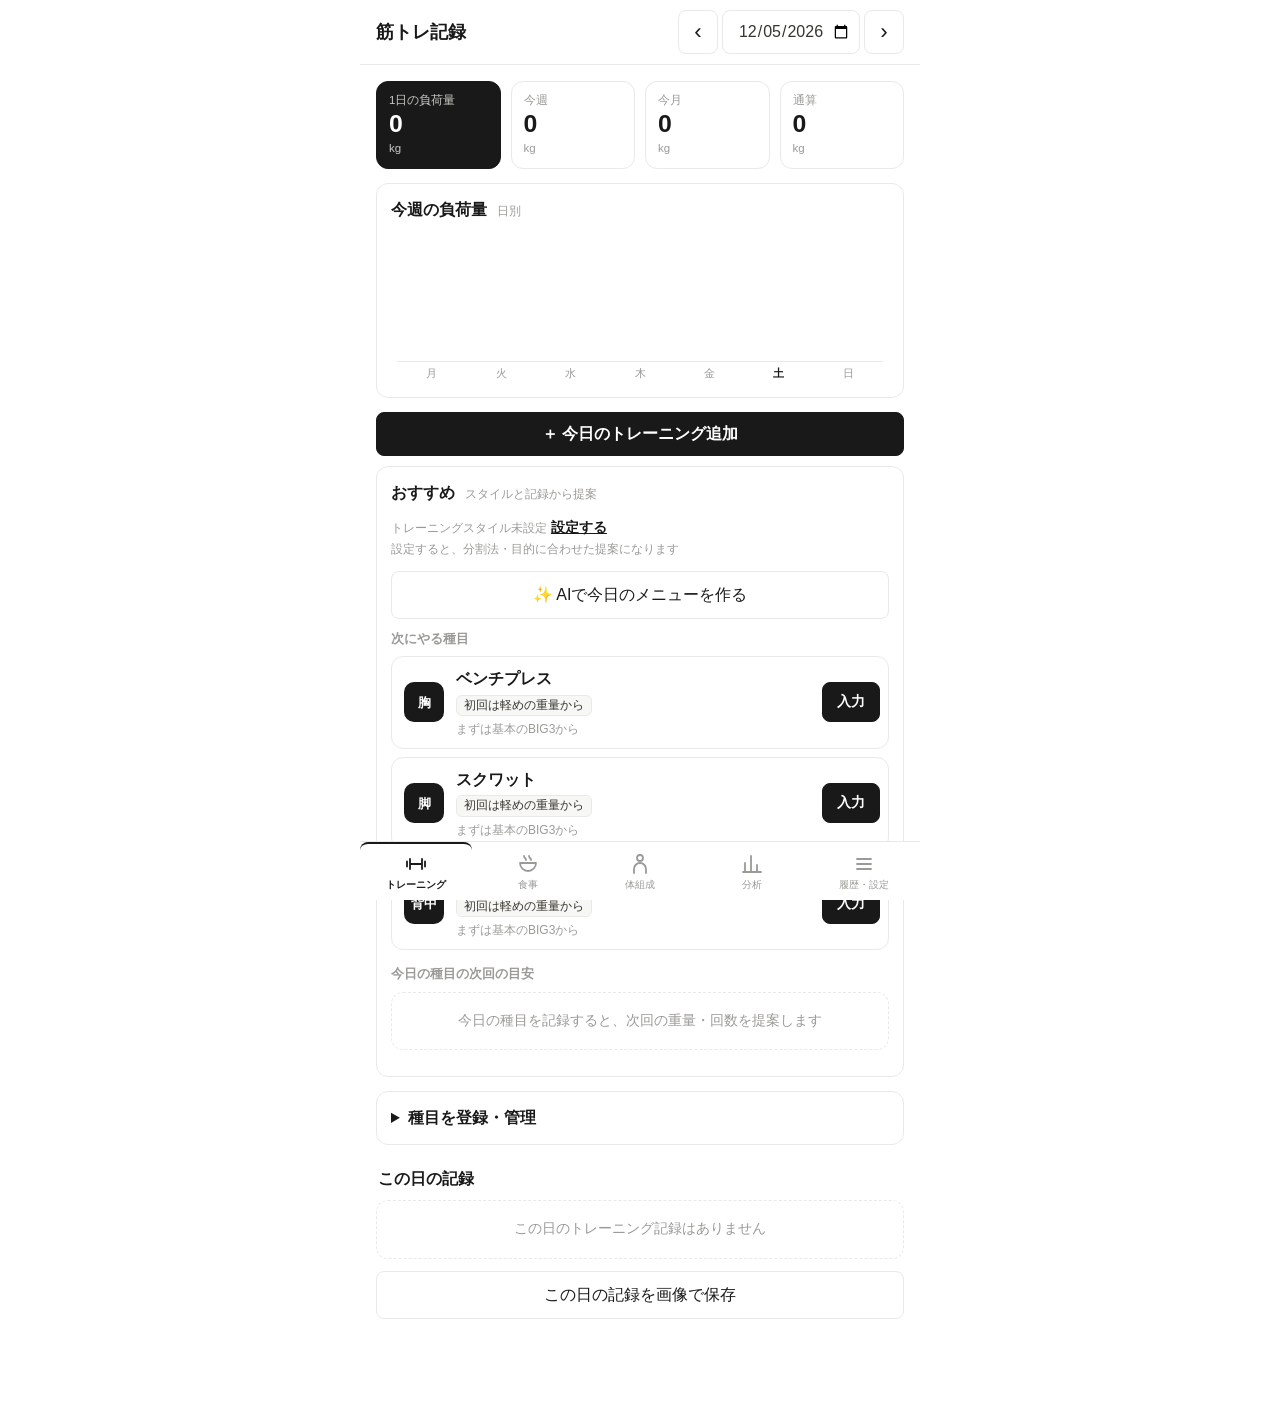
<file: index.html>
<!doctype html>
<html lang="ja">
<head>
  <meta charset="utf-8">
  <meta name="viewport" content="width=device-width, initial-scale=1, viewport-fit=cover">
  <meta name="theme-color" content="#ffffff">
  <meta name="mobile-web-app-capable" content="yes">
  <meta name="apple-mobile-web-app-capable" content="yes">
  <meta name="apple-mobile-web-app-title" content="筋トレ">
  <meta name="apple-mobile-web-app-status-bar-style" content="default">
  <link rel="manifest" href="manifest.webmanifest">
  <link rel="icon" href="icons/icon-192.png" type="image/png">
  <link rel="apple-touch-icon" href="icons/apple-touch-icon.png">
  <title>筋トレ記録</title>
  <link rel="stylesheet" href="css/style.css">
</head>
<body>
  <header>
    <h1>筋トレ記録</h1>
    <div class="datenav">
      <button type="button" id="prev-day" aria-label="前の日">‹</button>
      <input type="date" id="date">
      <button type="button" id="next-day" aria-label="次の日">›</button>
    </div>
  </header>

  <main>
    <!-- トレーニング -->
    <section id="tab-workout">
      <div class="cards" id="volume-cards"></div>

      <div class="panel">
        <h3>今週の負荷量 <small>日別</small></h3>
        <canvas id="week-chart" class="chart short"></canvas>
      </div>

      <button type="button" id="add-training" class="primary block">＋ 今日のトレーニング追加</button>

      <div class="panel" id="workout-panel" hidden>
        <h3>種目を追加 <small id="w-title"></small></h3>
        <form id="workout-form" class="grid2">
          <label class="f">部位<select id="w-part"></select></label>
          <label class="f">種目<input id="w-exercise" list="exercise-list" placeholder="例: ベンチプレス" required></label>
          <datalist id="exercise-list"></datalist>
          <label class="f">重量 (kg)<input id="w-weight" type="number" inputmode="decimal" step="0.5" min="0" required></label>
          <label class="f">回数<input id="w-reps" type="number" inputmode="numeric" min="1" required></label>
          <label class="f">セット数<input id="w-sets" type="number" inputmode="numeric" min="1" value="1" required></label>
          <div class="f preview" id="rm-preview">推定1RM —</div>
          <button type="submit" class="full">追加する</button>
        </form>
      </div>

      <div class="panel">
        <h3>おすすめ <small>スタイルと記録から提案</small></h3>
        <p id="rec-plan" class="plan"></p>
        <button type="button" id="ai-rec" class="secondary block">✨ AIで今日のメニューを作る</button>
        <div id="ai-rec-out"></div>
        <h4>次にやる種目</h4>
        <ul id="rec-next" class="list"></ul>
        <h4>今日の種目の次回の目安</h4>
        <ul id="rec-target" class="list"></ul>
      </div>

      <details class="panel manage">
        <summary>種目を登録・管理</summary>
        <form id="ex-form" class="grid2">
          <label class="f">部位<select id="ex-part"></select></label>
          <label class="f">新しい種目名<input id="ex-name" placeholder="例: チェストプレス" required></label>
          <button type="submit" class="full">種目リストに登録</button>
        </form>
        <p class="hint">登録した種目は上の「種目」欄の候補に出ます。記録した種目も自動で候補に加わります。</p>
        <ul id="ex-list" class="list"></ul>
      </details>

      <h3 class="sec">この日の記録</h3>
      <ul id="workout-list" class="list"></ul>
      <p id="workout-summary" class="summary"></p>
      <button id="save-image" class="secondary block">この日の記録を画像で保存</button>
    </section>

    <!-- 食事 -->
    <section id="tab-meal" hidden>
      <div class="panel meal-top">
        <canvas id="meal-ring" class="ring"></canvas>
        <div id="macro-list" class="macros"></div>
      </div>

      <div class="panel">
        <h3>写真から自動計算 <small>AI</small></h3>
        <label class="file block">📷 食事を撮影 / 写真を選択<input type="file" id="ai-photo" accept="image/*" capture="environment" hidden></label>
        <div class="grid2">
          <label class="f">大きさの基準物
            <select id="ai-ref">
              <option value="">自動(皿・箸などから推定)</option>
              <option value="直径約26cmの標準的な夕食皿">夕食皿 (約26cm)</option>
              <option value="箸(長さ約23cm)">箸 (約23cm)</option>
              <option value="350ml缶(直径6.6cm・高さ12.2cm)">350ml缶</option>
              <option value="500mlペットボトル(高さ約20.5cm)">500mlペットボトル</option>
              <option value="クレジットカード(8.56×5.40cm)">カード (8.6×5.4cm)</option>
            </select>
          </label>
          <label class="f">補足 <input id="ai-note" placeholder="例: ご飯は大盛り"></label>
        </div>
        <label class="check"><input type="checkbox" id="ai-precise"> 高精度モード(2回解析して平均。利用枠を2倍使います)</label>
        <p class="hint">基準物を一緒に写すと量の誤差が小さくなります。真上〜斜め45°から、全体が入るように撮影してください。</p>
        <div id="ai-result"></div>
      </div>

      <div class="panel">
        <h3>サプリ <small>タップで選択日の分を記録</small></h3>
        <div id="supp-chips" class="chipbtns"></div>
        <p id="supp-month" class="hint"></p>
      </div>

      <div class="panel">
        <h3>食事を追加</h3>
        <div id="recent-meals" class="recent" hidden></div>
        <form id="meal-form" class="grid2">
          <label class="f">区分
            <select id="m-type"><option>朝食</option><option>昼食</option><option>夕食</option><option>間食</option><option>プロテイン</option><option>サプリ</option></select>
          </label>
          <label class="f">食品<input id="m-name" list="food-list" placeholder="選ぶと自動入力" required></label>
          <datalist id="food-list"></datalist>
          <label class="f full" id="dose-field" hidden>用量(任意)<input id="m-dose" maxlength="30" placeholder="例: 5g / 15mg / 1粒"></label>
          <label class="f">kcal<input id="m-kcal" type="number" inputmode="decimal" min="0" required></label>
          <label class="f">P (g)<input id="m-p" type="number" inputmode="decimal" step="0.1" min="0" value="0"></label>
          <label class="f">F (g)<input id="m-f" type="number" inputmode="decimal" step="0.1" min="0" value="0"></label>
          <label class="f">C (g)<input id="m-c" type="number" inputmode="decimal" step="0.1" min="0" value="0"></label>
          <button type="submit" class="full">追加する</button>
        </form>
      </div>

      <details class="panel manage" id="custom-panel">
        <summary>食品・サプリ・区分を登録</summary>
        <h4>よく食べる食品・飲むサプリを登録</h4>
        <form id="cf-form" class="grid2">
          <label class="f">種類<select id="cf-kind"><option value="food">食品</option><option value="supp">サプリ</option></select></label>
          <label class="f">名前<input id="cf-name" maxlength="40" placeholder="例: 自家製プロテインバー" required></label>
          <label class="f full" id="cf-dose-field" hidden>用量(任意)<input id="cf-dose" maxlength="30" placeholder="例: 5g / 1粒"></label>
          <label class="f">kcal<input id="cf-kcal" type="number" inputmode="decimal" min="0" value="0"></label>
          <label class="f">P (g)<input id="cf-p" type="number" inputmode="decimal" step="0.1" min="0" value="0"></label>
          <label class="f">F (g)<input id="cf-f" type="number" inputmode="decimal" step="0.1" min="0" value="0"></label>
          <label class="f">C (g)<input id="cf-c" type="number" inputmode="decimal" step="0.1" min="0" value="0"></label>
          <button type="submit" class="full">登録する</button>
        </form>
        <p id="cf-notice" class="hint" role="status"></p>
        <ul id="cf-list" class="list"></ul>

        <h4>食事の区分を追加</h4>
        <form id="ct-form" class="grid2">
          <label class="f full">区分名<input id="ct-name" maxlength="12" placeholder="例: 夜食 / 運動前 / 運動後" required></label>
          <button type="submit" class="full">区分を追加</button>
        </form>
        <p id="ct-notice" class="hint" role="status"></p>
        <ul id="ct-list" class="list"></ul>
      </details>

      <h3 class="sec">この日の食事</h3>
      <ul id="meal-list" class="list"></ul>
    </section>

    <!-- 体組成 -->
    <section id="tab-body" hidden>
      <div class="cards" id="body-cards"></div>

      <div class="panel">
        <h3>推移</h3>
        <select id="body-metric" class="block"></select>
        <canvas id="body-chart" class="chart"></canvas>
      </div>

      <div class="panel">
        <h3>体組成を記録</h3>
        <form id="body-form" class="grid2">
          <label class="f full">体重 (kg)<input id="b-weight" type="number" inputmode="decimal" step="0.1" min="0" required></label>
          <label class="f">体脂肪率 (%)<input id="b-fat" type="number" inputmode="decimal" step="0.1" min="0"></label>
          <label class="f">筋肉量 (kg)<input id="b-muscle" type="number" inputmode="decimal" step="0.1" min="0"></label>
          <button type="submit" class="full">記録する</button>
        </form>
        <label class="f height">身長 (cm) <small>BMI計算用</small><input id="b-height" type="number" inputmode="decimal" step="0.1" min="0"></label>
      </div>

      <h3 class="sec">記録一覧</h3>
      <ul id="body-list" class="list"></ul>
    </section>

    <!-- 分析 -->
    <section id="tab-analysis" hidden>
      <div class="panel">
        <h3>RM換算 <small>Epley式</small></h3>
        <form id="rm-form" class="grid2">
          <label class="f">重量 (kg)<input id="rm-weight" type="number" inputmode="decimal" step="0.5" min="0"></label>
          <label class="f">回数<input id="rm-reps" type="number" inputmode="numeric" min="1" max="30"></label>
        </form>
        <div id="rm-result"></div>
      </div>

      <div class="panel">
        <h3>種目別分析</h3>
        <select id="an-exercise" class="block"></select>
        <div class="cards" id="an-cards"></div>
        <canvas id="an-chart" class="chart"></canvas>
      </div>

      <div class="panel">
        <h3>週ごとの負荷量 <small>直近8週</small></h3>
        <canvas id="weekly-chart" class="chart short"></canvas>
      </div>

      <div class="panel">
        <h3>部位別の負荷量 <small>選択月</small></h3>
        <div id="part-wrap" class="donut-wrap">
          <canvas id="part-donut" class="donut"></canvas>
          <div id="part-legend" class="legend"></div>
        </div>
      </div>
    </section>

    <!-- 履歴・設定 -->
    <section id="tab-stats" hidden>
      <div class="panel">
        <h3>トレーニングスタイル <small>おすすめの種目・重量に反映</small></h3>
        <form id="style-form" class="grid2">
          <label class="f full">分割法<select id="s-split"></select></label>
          <label class="f">週のトレーニング回数<select id="s-days"></select></label>
          <label class="f">経験<select id="s-level"></select></label>
          <label class="f">目的<select id="s-goal"></select></label>
          <label class="f">1回の時間 (分)<input id="s-minutes" type="number" inputmode="numeric" min="10" max="240" placeholder="60"></label>
          <label class="f full">使える器具<select id="s-equip"></select></label>
          <label class="f full">補足(怪我・苦手な種目・要望など)<input id="s-note" maxlength="200" placeholder="例: 右肩が痛いのでオーバーヘッドは避けたい"></label>
          <button type="submit" class="full">スタイルを保存</button>
        </form>
        <p class="hint">分割法がわからないときは「おまかせ」のままで、頻度や目的を入れるとAIが分け方も提案します。</p>
      </div>

      <div class="panel">
        <h3>1日の目標</h3>
        <form id="goal-form" class="grid2">
          <label class="f">kcal<input id="g-kcal" type="number" inputmode="numeric" min="0"></label>
          <label class="f">タンパク質 (g)<input id="g-p" type="number" inputmode="numeric" min="0"></label>
          <button type="submit" class="full">保存する</button>
        </form>
        <div class="rings">
          <div><canvas id="ring-kcal" class="ring small"></canvas><span>カロリー</span></div>
          <div><canvas id="ring-p" class="ring small"></canvas><span>タンパク質</span></div>
        </div>
      </div>

      <div class="panel">
        <h3>直近14日の負荷量</h3>
        <canvas id="days-chart" class="chart short"></canvas>
      </div>

      <div class="panel">
        <h3>直近14日の摂取 <small>kcal</small></h3>
        <canvas id="kcal-chart" class="chart short"></canvas>
        <h3 class="sub">タンパク質 <small>g</small></h3>
        <canvas id="protein-chart" class="chart short"></canvas>
      </div>

      <h3 class="sec">最近の記録</h3>
      <ul id="history" class="list"></ul>

      <div class="panel" id="ai-settings">
        <h3>AI食事解析 <small>Claude</small></h3>
        <form id="ai-form" class="grid2">
          <label class="f full">Anthropic APIキー<input id="ai-key" type="password" autocomplete="off" placeholder="sk-ant-..."></label>
          <label class="f full">モデル<input id="ai-model"></label>
          <button type="submit" class="full">保存する</button>
        </form>
        <p id="ai-notice" class="hint" role="status"></p>
        <p class="hint">キーはこの端末のブラウザにのみ保存され、JSON書き出しには含まれません。写真はAnthropicのAPIに送信されます。共有端末では使用しないでください。</p>
      </div>

      <div class="panel">
        <h3>AIの学習データ <small>あなた専用</small></h3>
        <p class="hint" id="ai-learn-count"></p>
        <p class="hint">写真解析の結果で量(g)を直して追加すると、その補正を覚えて次回以降の推定に反映します。この端末にだけ保存されます。</p>
        <button id="ai-learn-clear" class="secondary block">補正の履歴を消す</button>
      </div>

      <div class="panel" id="install-panel" hidden>
        <h3>アプリとして使う</h3>
        <p id="install-msg" class="hint"></p>
        <button type="button" id="install-btn" class="secondary block" hidden>ホーム画面に追加</button>
      </div>

      <div class="panel">
        <h3>データ</h3>
        <button id="export" class="secondary block">バックアップを書き出し(共有)</button>
        <p id="export-status" class="hint" role="status"></p>
        <label class="file block">JSONを読み込み<input type="file" id="import" accept="application/json" hidden></label>
        <button id="restore" class="secondary block" hidden>消えたデータを復元する</button>
        <button id="load-demo" class="secondary block">デモデータを読み込む</button>
        <p id="data-notice" class="hint" role="status"></p>
      </div>
    </section>
  </main>

  <div id="picker" class="picker" hidden role="dialog" aria-label="種目を選択">
    <div class="picker-bar">
      <button type="button" id="picker-back" aria-label="戻る">‹</button>
      <b>種目を選択</b>
      <button type="button" id="picker-manage" class="linkbtn">種目を登録</button>
    </div>
    <div id="picker-body" class="picker-body"></div>
  </div>

  <nav>
    <button data-tab="workout" class="active">
      <svg viewBox="0 0 24 24"><path d="M6 7v10M18 7v10M3 9.5v5M21 9.5v5M6 12h12"/></svg>トレーニング
    </button>
    <button data-tab="meal">
      <svg viewBox="0 0 24 24"><path d="M4 11h16a8 8 0 0 1-16 0zM8 4c0 2 2 2 2 4M13 4c0 2 2 2 2 4"/></svg>食事
    </button>
    <button data-tab="body">
      <svg viewBox="0 0 24 24"><circle cx="12" cy="6" r="3"/><path d="M6 21v-4a6 6 0 0 1 12 0v4"/></svg>体組成
    </button>
    <button data-tab="analysis">
      <svg viewBox="0 0 24 24"><path d="M5 20V11M11 20V4M17 20v-7M3 20h18"/></svg>分析
    </button>
    <button data-tab="stats">
      <svg viewBox="0 0 24 24"><path d="M5 7h14M5 12h14M5 17h14"/></svg>履歴・設定
    </button>
  </nav>

  <script src="js/data.js"></script>
  <script src="js/storage.js"></script>
  <script src="js/calc.js"></script>
  <script src="js/charts.js"></script>
  <script src="js/foodknowledge.js"></script>
  <script src="js/foodai.js"></script>
  <script src="js/coachai.js"></script>
  <script src="js/demo.js"></script>
  <script src="js/app.js"></script>
  <script src="js/pwa.js"></script>
</body>
</html>
</file>
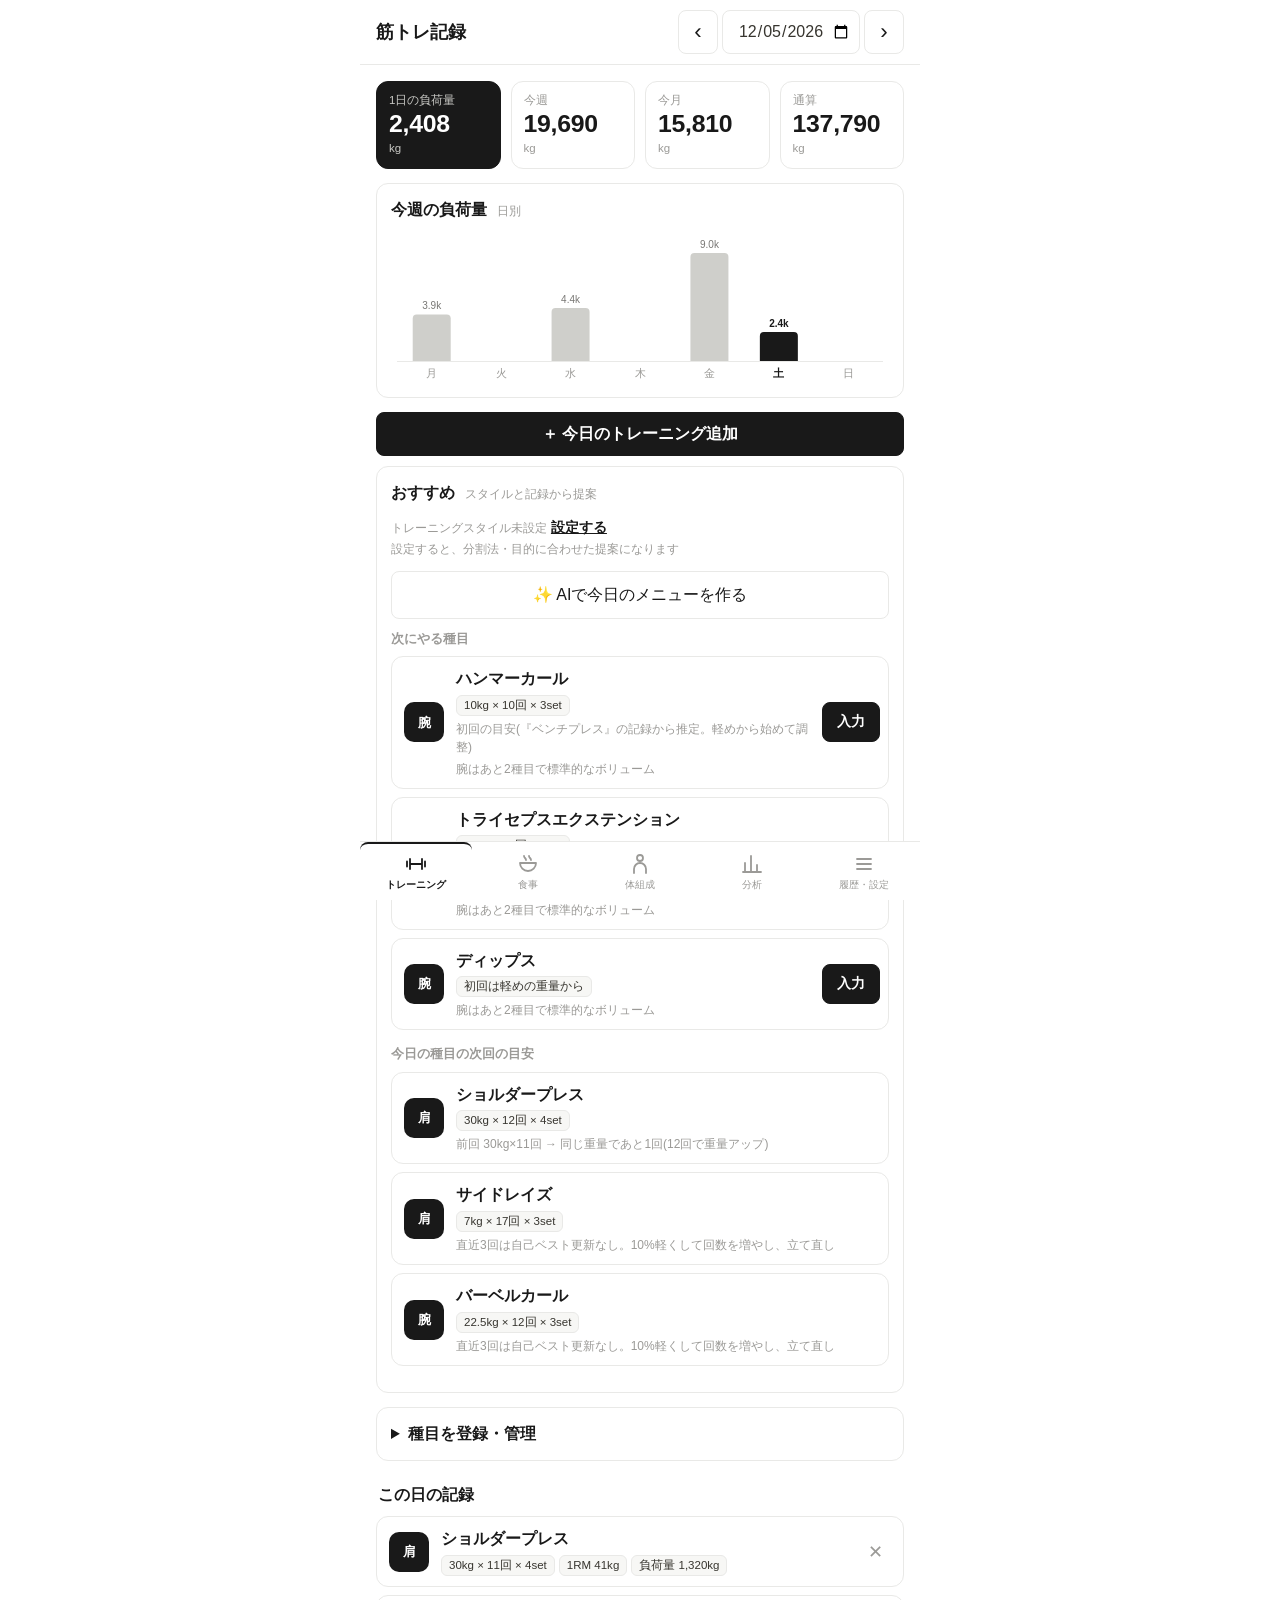
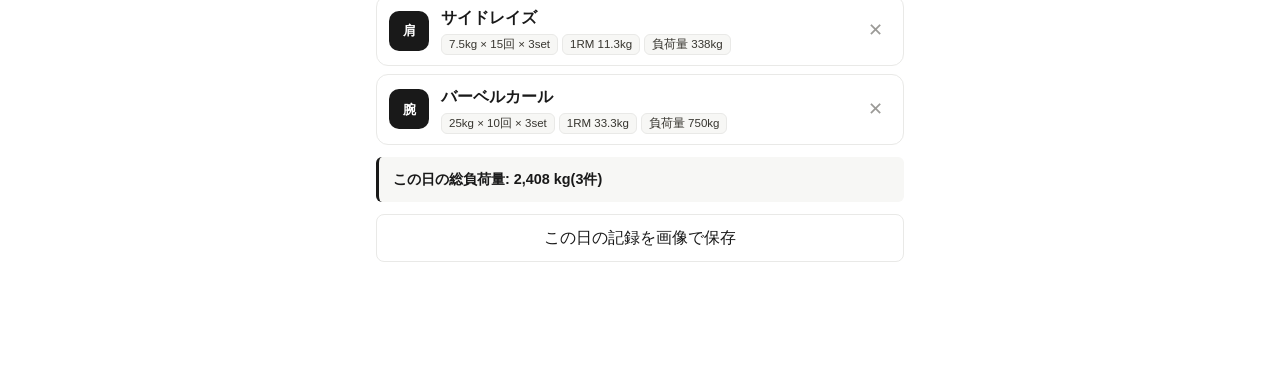
<file: demo/kintore-demo.html>
<!doctype html>
<html lang="ja">
<head>
  <meta charset="utf-8">
  <meta name="viewport" content="width=device-width, initial-scale=1, viewport-fit=cover">
  <meta name="theme-color" content="#ffffff">
  <meta name="mobile-web-app-capable" content="yes">
  <meta name="apple-mobile-web-app-capable" content="yes">
  <meta name="apple-mobile-web-app-title" content="筋トレ">
  <meta name="apple-mobile-web-app-status-bar-style" content="default">
  <link rel="manifest" href="manifest.webmanifest">
  <link rel="icon" href="icons/icon-192.png" type="image/png">
  <link rel="apple-touch-icon" href="icons/apple-touch-icon.png">
  <title>筋トレ記録</title>
  <style>
:root {
  --bg: #ffffff;
  --text: #37352f;
  --black: #191919;
  --muted: #9b9a97;
  --border: #e9e9e7;
  --hover: #f7f7f5;
}
* { box-sizing: border-box; -webkit-tap-highlight-color: transparent; }
body { margin: 0; font-family: ui-sans-serif, -apple-system, "Segoe UI", "Hiragino Sans", "Meiryo", sans-serif; background: var(--bg); color: var(--text); line-height: 1.5; }

/* ---- ヘッダー(上部固定・日付移動) ---- */
header { position: sticky; top: env(safe-area-inset-top, 0px); z-index: 10; display: flex; justify-content: space-between; align-items: center; gap: 8px; max-width: 560px; margin: 0 auto; padding: 10px 16px; background: var(--bg); border-bottom: 1px solid var(--border); }
h1 { font-size: 1.15rem; font-weight: 700; margin: 0; color: var(--black); white-space: nowrap; }
.datenav { display: flex; align-items: center; gap: 4px; }
.datenav button { width: 40px; height: 40px; padding: 0; font-size: 1.4rem; line-height: 1; background: var(--bg); color: var(--black); border: 1px solid var(--border); border-radius: 8px; }
.datenav input { width: 138px; height: 40px; padding: 0 8px; text-align: center; }

/* ---- 下部タブバー ---- */
nav { position: fixed; left: 0; right: 0; bottom: 0; z-index: 10; display: grid; grid-template-columns: repeat(5, 1fr); max-width: 560px; margin: 0 auto; background: var(--bg); border-top: 1px solid var(--border); padding-bottom: env(safe-area-inset-bottom); }
nav button { display: flex; flex-direction: column; align-items: center; gap: 2px; padding: 8px 0 7px; border: 0; border-top: 2px solid transparent; background: none; color: var(--muted); font-size: .62rem; white-space: nowrap; }
nav button svg { width: 24px; height: 24px; fill: none; stroke: currentColor; stroke-width: 1.8; stroke-linecap: round; stroke-linejoin: round; }
nav button.active { color: var(--black); border-top-color: var(--black); font-weight: 700; }

main { max-width: 560px; margin: 0 auto; padding: 16px 16px calc(96px + env(safe-area-inset-bottom)); }

/* ---- 見出し・パネル ---- */
h3 { font-size: .98rem; font-weight: 700; color: var(--black); margin: 0 0 12px; }
h3 small { font-weight: 400; color: var(--muted); font-size: .75rem; margin-left: 6px; }
h3.sec { margin: 22px 2px 10px; }
.panel { border: 1px solid var(--border); border-radius: 12px; padding: 14px; margin-bottom: 14px; }

/* ---- フォーム(スマホ向けに大きく) ---- */
input, select, button { font: inherit; font-size: 16px; color: var(--text); }
input, select { width: 100%; min-height: 44px; padding: 8px 10px; background: var(--bg); border: 1px solid var(--border); border-radius: 8px; outline: none; }
input:focus, select:focus { border-color: var(--black); box-shadow: 0 0 0 1px var(--black); }
.grid2 { display: grid; grid-template-columns: 1fr 1fr; gap: 10px; }
.grid2 .full, .grid2 > button { grid-column: 1 / -1; }
label.f { display: flex; flex-direction: column; gap: 4px; font-size: .75rem; color: var(--muted); min-width: 0; }
label.f input, label.f select { color: var(--text); }
.preview { justify-content: end; font-size: .85rem; color: var(--black); font-weight: 600; padding-bottom: 12px; }
.height { margin-top: 14px; padding-top: 14px; border-top: 1px solid var(--border); }
.height input { max-width: 160px; }

button { min-height: 44px; border-radius: 8px; cursor: pointer; }
form button[type=submit] { background: var(--black); color: #fff; border: 1px solid var(--black); font-weight: 600; }
form button[type=submit]:active { opacity: .8; }
button.secondary, .file { display: block; background: var(--bg); color: var(--black); border: 1px solid var(--border); text-align: center; padding: 11px 14px; }
button.secondary:active, .file:active { background: var(--hover); }
.block { display: block; width: 100%; margin-bottom: 10px; }

/* ---- リスト(カード型の行) ---- */
.list { list-style: none; padding: 0; margin: 0 0 12px; display: grid; gap: 8px; }
.item { display: flex; align-items: center; gap: 12px; border: 1px solid var(--border); border-radius: 12px; padding: 10px 8px 10px 12px; }
.item .badge { flex: none; min-width: 40px; height: 40px; padding: 0 6px; display: flex; align-items: center; justify-content: center; background: var(--black); color: #fff; border-radius: 10px; font-size: .8rem; font-weight: 700; }
.item .badge.light { background: var(--hover); color: var(--black); border: 1px solid var(--border); }
.item .body { flex: 1; min-width: 0; }
.item .body b { display: block; color: var(--black); font-size: .98rem; overflow-wrap: anywhere; }
.chips { display: flex; flex-wrap: wrap; gap: 4px; margin-top: 4px; }
.chips i { font-style: normal; font-size: .72rem; color: var(--text); background: var(--hover); border: 1px solid var(--border); border-radius: 6px; padding: 1px 7px; }
.item .del { flex: none; width: 40px; min-height: 40px; background: none; border: 0; color: var(--muted); font-size: 1.1rem; }
.item .del:active { color: var(--black); background: var(--hover); }
.empty { text-align: center; color: var(--muted); font-size: .85rem; padding: 18px; border: 1px dashed var(--border); border-radius: 12px; }

.summary { margin: 0 0 12px; padding: 12px 14px; background: var(--hover); border-left: 3px solid var(--black); border-radius: 6px; color: var(--black); font-weight: 600; font-size: .9rem; }
.hint { color: var(--muted); font-size: .85rem; margin: 6px 0; }

/* ---- 数値カード ---- */
.cards { display: grid; grid-template-columns: repeat(2, 1fr); gap: 10px; margin-bottom: 14px; }
.panel .cards { margin-bottom: 12px; }
.card { border: 1px solid var(--border); border-radius: 12px; padding: 10px 12px; display: flex; flex-direction: column; background: var(--bg); }
.card span { font-size: .72rem; color: var(--muted); }
.card b { font-size: 1.55rem; color: var(--black); line-height: 1.25; letter-spacing: -.01em; }
.card small { color: var(--muted); font-size: .72rem; min-height: 1em; }
.card.dark { background: var(--black); border-color: var(--black); }
.card.dark span, .card.dark small { color: #c8c8c4; }
.card.dark b { color: #fff; }
.hint-card { grid-column: 1 / -1; }

/* ---- グラフ ---- */
canvas { display: block; }
.chart { width: 100%; height: 200px; }
.chart.short { height: 150px; }
.ring { width: 120px; height: 120px; flex: none; }
.ring.small { width: 96px; height: 96px; }
.donut { width: 140px; height: 140px; flex: none; }
.donut-wrap { display: flex; align-items: center; gap: 14px; }
.legend { flex: 1; min-width: 0; display: grid; gap: 6px; font-size: .82rem; }
.legend div { display: flex; align-items: center; gap: 8px; }
.legend i { flex: none; width: 12px; height: 12px; border-radius: 3px; border: 1px solid var(--border); }
.legend b { margin-left: auto; color: var(--black); white-space: nowrap; }
.rings { display: flex; justify-content: space-around; margin-top: 16px; text-align: center; font-size: .8rem; color: var(--muted); }
.rings span { display: block; margin-top: 4px; }

.meal-top { display: flex; align-items: center; gap: 16px; }
.macros { flex: 1; min-width: 0; display: grid; gap: 10px; }
.macro { display: grid; grid-template-columns: 16px minmax(0, 1fr) auto; gap: 8px; align-items: center; font-size: .82rem; }
.macro b { color: var(--black); }
.macro > span { white-space: nowrap; min-width: 4.5em; text-align: right; }
.macro em { font-style: normal; color: var(--muted); font-size: .72rem; }

.bar { height: 8px; background: var(--border); border-radius: 4px; overflow: hidden; }
.bar > div { height: 100%; background: var(--black); border-radius: 4px; }

table { border-collapse: collapse; width: 100%; font-size: .9rem; margin-top: 10px; }
th, td { text-align: left; padding: 7px 8px; border-bottom: 1px solid var(--border); }
th { color: var(--muted); font-weight: 500; font-size: .78rem; }
tr:nth-child(even) td { background: var(--hover); }

@media (min-width: 560px) { .cards { grid-template-columns: repeat(4, 1fr); } .panel .cards { grid-template-columns: repeat(2, 1fr); } }

/* ---- AI食事解析 ---- */
.ai-photo { display: block; width: 100%; max-height: 240px; object-fit: cover; border-radius: 10px; margin: 12px 0 10px; border: 1px solid var(--border); }
.add-ai { background: var(--black); color: #fff; border: 1px solid var(--black); font-weight: 600; margin-top: 10px; }
.add-ai:disabled { opacity: .4; }
#ai-result .list { margin-bottom: 8px; }
#ai-result .item .body { flex: 1; min-width: 0; }
#ai-result .item .hint { margin: 4px 0; font-size: .75rem; }

/* ---- おすすめ・種目管理 ---- */
h4 { font-size: .8rem; font-weight: 600; color: var(--muted); margin: 14px 0 8px; }
h4:first-of-type { margin-top: 0; }
.reason { display: block; margin-top: 4px; font-size: .75rem; color: var(--muted); }
button.use { flex: none; min-height: 40px; padding: 0 14px; background: var(--black); color: #fff; border: 1px solid var(--black); font-weight: 600; font-size: .85rem; }
button.use:active { opacity: .8; }
details.manage > summary { cursor: pointer; font-weight: 700; color: var(--black); font-size: .98rem; min-height: 24px; }
details.manage[open] > summary { margin-bottom: 12px; }
details.manage .list { margin-top: 10px; margin-bottom: 0; }

.plan { margin: 0 0 12px; font-size: .88rem; color: var(--black); font-weight: 600; }
.plan small { color: var(--muted); font-weight: 400; }
button.linkbtn { min-height: 0; padding: 0; background: none; border: 0; color: var(--black); text-decoration: underline; font-size: inherit; }
.ai-box { border: 1px solid var(--black); border-radius: 12px; padding: 12px; margin-bottom: 12px; }
.ai-box h4 { margin: 0 0 6px; color: var(--black); font-size: .95rem; }
.ai-box p { margin: 0 0 10px; font-size: .82rem; }
.ai-box .list { margin-bottom: 10px; }
.ai-box .note { color: var(--muted); font-size: .75rem; margin: 0; }

/* ---- 高精度モード・最近の食事 ---- */
.check { display: flex; align-items: center; gap: 8px; font-size: .8rem; color: var(--text); margin: 4px 0 8px; }
.check input { width: 20px; min-height: 20px; height: 20px; flex: none; }
.recent { display: flex; flex-wrap: wrap; gap: 6px; margin-bottom: 12px; }
.recent button { min-height: 36px; padding: 4px 10px; font-size: .8rem; background: var(--hover); border: 1px solid var(--border); color: var(--black); }
h3.sub { margin-top: 14px; }
#ai-result input[data-ai-name] { min-height: 36px; font-weight: 700; color: var(--black); margin-bottom: 2px; }

/* ---- サプリのクイック記録 ---- */
.chipbtns { display: flex; flex-wrap: wrap; gap: 8px; }
.chipbtns button { display: flex; flex-direction: column; align-items: flex-start; gap: 0; min-height: 44px; padding: 6px 12px; background: var(--bg); color: var(--black); border: 1px solid var(--border); border-radius: 10px; font-size: .88rem; text-align: left; }
.chipbtns button small { color: var(--muted); font-size: .68rem; }
.chipbtns button.on { background: var(--black); border-color: var(--black); color: #fff; }
.chipbtns button.on small { color: #c8c8c4; }
.chipbtns button:active { opacity: .8; }

/* ---- 種目の選択画面 ---- */
button.primary { background: var(--black); color: #fff; border: 1px solid var(--black); font-weight: 700; }
button.primary:active { opacity: .8; }
.picker { position: fixed; inset: 0; z-index: 20; background: var(--hover); overflow-y: auto; padding-bottom: calc(24px + env(safe-area-inset-bottom)); }
.picker-bar { position: sticky; top: 0; z-index: 1; display: grid; grid-template-columns: 48px 1fr auto; align-items: center; max-width: 560px; margin: 0 auto; padding: 6px 12px 6px 4px; background: var(--bg); border-bottom: 1px solid var(--border); }
.picker-bar button:first-child { width: 44px; padding: 0; font-size: 1.6rem; background: none; border: 0; color: var(--black); }
.picker-bar b { text-align: center; color: var(--black); }
.picker-body { max-width: 560px; margin: 0 auto; padding: 14px 16px 0; display: grid; gap: 14px; }
.pgroup { background: var(--bg); border: 1px solid var(--border); border-radius: 12px; overflow: hidden; }
.pgroup h4 { margin: 0; padding: 8px 14px; background: var(--black); color: #fff; font-size: .9rem; }
.pgroup h4 small { font-weight: 400; color: #c8c8c4; }
.pgroup button.pick { display: block; width: 100%; text-align: left; padding: 12px 14px; background: var(--bg); color: var(--black); border: 0; border-bottom: 1px solid var(--border); border-radius: 0; }
.pgroup button.pick:active { background: var(--hover); }
.pgroup button.more { display: block; width: 100%; text-align: right; padding: 10px 14px; background: var(--bg); color: var(--muted); border: 0; font-size: .85rem; border-radius: 0; }
</style>
</head>
<body>
  <header>
    <h1>筋トレ記録</h1>
    <div class="datenav">
      <button type="button" id="prev-day" aria-label="前の日">‹</button>
      <input type="date" id="date">
      <button type="button" id="next-day" aria-label="次の日">›</button>
    </div>
  </header>

  <main>
    <!-- トレーニング -->
    <section id="tab-workout">
      <div class="cards" id="volume-cards"></div>

      <div class="panel">
        <h3>今週の負荷量 <small>日別</small></h3>
        <canvas id="week-chart" class="chart short"></canvas>
      </div>

      <button type="button" id="add-training" class="primary block">＋ 今日のトレーニング追加</button>

      <div class="panel" id="workout-panel" hidden>
        <h3>種目を追加 <small id="w-title"></small></h3>
        <form id="workout-form" class="grid2">
          <label class="f">部位<select id="w-part"></select></label>
          <label class="f">種目<input id="w-exercise" list="exercise-list" placeholder="例: ベンチプレス" required></label>
          <datalist id="exercise-list"></datalist>
          <label class="f">重量 (kg)<input id="w-weight" type="number" inputmode="decimal" step="0.5" min="0" required></label>
          <label class="f">回数<input id="w-reps" type="number" inputmode="numeric" min="1" required></label>
          <label class="f">セット数<input id="w-sets" type="number" inputmode="numeric" min="1" value="1" required></label>
          <div class="f preview" id="rm-preview">推定1RM —</div>
          <button type="submit" class="full">追加する</button>
        </form>
      </div>

      <div class="panel">
        <h3>おすすめ <small>スタイルと記録から提案</small></h3>
        <p id="rec-plan" class="plan"></p>
        <button type="button" id="ai-rec" class="secondary block">✨ AIで今日のメニューを作る</button>
        <div id="ai-rec-out"></div>
        <h4>次にやる種目</h4>
        <ul id="rec-next" class="list"></ul>
        <h4>今日の種目の次回の目安</h4>
        <ul id="rec-target" class="list"></ul>
      </div>

      <details class="panel manage">
        <summary>種目を登録・管理</summary>
        <form id="ex-form" class="grid2">
          <label class="f">部位<select id="ex-part"></select></label>
          <label class="f">新しい種目名<input id="ex-name" placeholder="例: チェストプレス" required></label>
          <button type="submit" class="full">種目リストに登録</button>
        </form>
        <p class="hint">登録した種目は上の「種目」欄の候補に出ます。記録した種目も自動で候補に加わります。</p>
        <ul id="ex-list" class="list"></ul>
      </details>

      <h3 class="sec">この日の記録</h3>
      <ul id="workout-list" class="list"></ul>
      <p id="workout-summary" class="summary"></p>
      <button id="save-image" class="secondary block">この日の記録を画像で保存</button>
    </section>

    <!-- 食事 -->
    <section id="tab-meal" hidden>
      <div class="panel meal-top">
        <canvas id="meal-ring" class="ring"></canvas>
        <div id="macro-list" class="macros"></div>
      </div>

      <div class="panel">
        <h3>写真から自動計算 <small>AI</small></h3>
        <label class="file block">📷 食事を撮影 / 写真を選択<input type="file" id="ai-photo" accept="image/*" capture="environment" hidden></label>
        <div class="grid2">
          <label class="f">大きさの基準物
            <select id="ai-ref">
              <option value="">自動(皿・箸などから推定)</option>
              <option value="直径約26cmの標準的な夕食皿">夕食皿 (約26cm)</option>
              <option value="箸(長さ約23cm)">箸 (約23cm)</option>
              <option value="350ml缶(直径6.6cm・高さ12.2cm)">350ml缶</option>
              <option value="500mlペットボトル(高さ約20.5cm)">500mlペットボトル</option>
              <option value="クレジットカード(8.56×5.40cm)">カード (8.6×5.4cm)</option>
            </select>
          </label>
          <label class="f">補足 <input id="ai-note" placeholder="例: ご飯は大盛り"></label>
        </div>
        <label class="check"><input type="checkbox" id="ai-precise"> 高精度モード(2回解析して平均。利用枠を2倍使います)</label>
        <p class="hint">基準物を一緒に写すと量の誤差が小さくなります。真上〜斜め45°から、全体が入るように撮影してください。</p>
        <div id="ai-result"></div>
      </div>

      <div class="panel">
        <h3>サプリ <small>タップで選択日の分を記録</small></h3>
        <div id="supp-chips" class="chipbtns"></div>
        <p id="supp-month" class="hint"></p>
      </div>

      <div class="panel">
        <h3>食事を追加</h3>
        <div id="recent-meals" class="recent" hidden></div>
        <form id="meal-form" class="grid2">
          <label class="f">区分
            <select id="m-type"><option>朝食</option><option>昼食</option><option>夕食</option><option>間食</option><option>プロテイン</option><option>サプリ</option></select>
          </label>
          <label class="f">食品<input id="m-name" list="food-list" placeholder="選ぶと自動入力" required></label>
          <datalist id="food-list"></datalist>
          <label class="f full" id="dose-field" hidden>用量(任意)<input id="m-dose" maxlength="30" placeholder="例: 5g / 15mg / 1粒"></label>
          <label class="f">kcal<input id="m-kcal" type="number" inputmode="decimal" min="0" required></label>
          <label class="f">P (g)<input id="m-p" type="number" inputmode="decimal" step="0.1" min="0" value="0"></label>
          <label class="f">F (g)<input id="m-f" type="number" inputmode="decimal" step="0.1" min="0" value="0"></label>
          <label class="f">C (g)<input id="m-c" type="number" inputmode="decimal" step="0.1" min="0" value="0"></label>
          <button type="submit" class="full">追加する</button>
        </form>
      </div>

      <details class="panel manage" id="custom-panel">
        <summary>食品・サプリ・区分を登録</summary>
        <h4>よく食べる食品・飲むサプリを登録</h4>
        <form id="cf-form" class="grid2">
          <label class="f">種類<select id="cf-kind"><option value="food">食品</option><option value="supp">サプリ</option></select></label>
          <label class="f">名前<input id="cf-name" maxlength="40" placeholder="例: 自家製プロテインバー" required></label>
          <label class="f full" id="cf-dose-field" hidden>用量(任意)<input id="cf-dose" maxlength="30" placeholder="例: 5g / 1粒"></label>
          <label class="f">kcal<input id="cf-kcal" type="number" inputmode="decimal" min="0" value="0"></label>
          <label class="f">P (g)<input id="cf-p" type="number" inputmode="decimal" step="0.1" min="0" value="0"></label>
          <label class="f">F (g)<input id="cf-f" type="number" inputmode="decimal" step="0.1" min="0" value="0"></label>
          <label class="f">C (g)<input id="cf-c" type="number" inputmode="decimal" step="0.1" min="0" value="0"></label>
          <button type="submit" class="full">登録する</button>
        </form>
        <p id="cf-notice" class="hint" role="status"></p>
        <ul id="cf-list" class="list"></ul>

        <h4>食事の区分を追加</h4>
        <form id="ct-form" class="grid2">
          <label class="f full">区分名<input id="ct-name" maxlength="12" placeholder="例: 夜食 / 運動前 / 運動後" required></label>
          <button type="submit" class="full">区分を追加</button>
        </form>
        <p id="ct-notice" class="hint" role="status"></p>
        <ul id="ct-list" class="list"></ul>
      </details>

      <h3 class="sec">この日の食事</h3>
      <ul id="meal-list" class="list"></ul>
    </section>

    <!-- 体組成 -->
    <section id="tab-body" hidden>
      <div class="cards" id="body-cards"></div>

      <div class="panel">
        <h3>推移</h3>
        <select id="body-metric" class="block"></select>
        <canvas id="body-chart" class="chart"></canvas>
      </div>

      <div class="panel">
        <h3>体組成を記録</h3>
        <form id="body-form" class="grid2">
          <label class="f full">体重 (kg)<input id="b-weight" type="number" inputmode="decimal" step="0.1" min="0" required></label>
          <label class="f">体脂肪率 (%)<input id="b-fat" type="number" inputmode="decimal" step="0.1" min="0"></label>
          <label class="f">筋肉量 (kg)<input id="b-muscle" type="number" inputmode="decimal" step="0.1" min="0"></label>
          <button type="submit" class="full">記録する</button>
        </form>
        <label class="f height">身長 (cm) <small>BMI計算用</small><input id="b-height" type="number" inputmode="decimal" step="0.1" min="0"></label>
      </div>

      <h3 class="sec">記録一覧</h3>
      <ul id="body-list" class="list"></ul>
    </section>

    <!-- 分析 -->
    <section id="tab-analysis" hidden>
      <div class="panel">
        <h3>RM換算 <small>Epley式</small></h3>
        <form id="rm-form" class="grid2">
          <label class="f">重量 (kg)<input id="rm-weight" type="number" inputmode="decimal" step="0.5" min="0"></label>
          <label class="f">回数<input id="rm-reps" type="number" inputmode="numeric" min="1" max="30"></label>
        </form>
        <div id="rm-result"></div>
      </div>

      <div class="panel">
        <h3>種目別分析</h3>
        <select id="an-exercise" class="block"></select>
        <div class="cards" id="an-cards"></div>
        <canvas id="an-chart" class="chart"></canvas>
      </div>

      <div class="panel">
        <h3>週ごとの負荷量 <small>直近8週</small></h3>
        <canvas id="weekly-chart" class="chart short"></canvas>
      </div>

      <div class="panel">
        <h3>部位別の負荷量 <small>選択月</small></h3>
        <div id="part-wrap" class="donut-wrap">
          <canvas id="part-donut" class="donut"></canvas>
          <div id="part-legend" class="legend"></div>
        </div>
      </div>
    </section>

    <!-- 履歴・設定 -->
    <section id="tab-stats" hidden>
      <div class="panel">
        <h3>トレーニングスタイル <small>おすすめの種目・重量に反映</small></h3>
        <form id="style-form" class="grid2">
          <label class="f full">分割法<select id="s-split"></select></label>
          <label class="f">週のトレーニング回数<select id="s-days"></select></label>
          <label class="f">経験<select id="s-level"></select></label>
          <label class="f">目的<select id="s-goal"></select></label>
          <label class="f">1回の時間 (分)<input id="s-minutes" type="number" inputmode="numeric" min="10" max="240" placeholder="60"></label>
          <label class="f full">使える器具<select id="s-equip"></select></label>
          <label class="f full">補足(怪我・苦手な種目・要望など)<input id="s-note" maxlength="200" placeholder="例: 右肩が痛いのでオーバーヘッドは避けたい"></label>
          <button type="submit" class="full">スタイルを保存</button>
        </form>
        <p class="hint">分割法がわからないときは「おまかせ」のままで、頻度や目的を入れるとAIが分け方も提案します。</p>
      </div>

      <div class="panel">
        <h3>1日の目標</h3>
        <form id="goal-form" class="grid2">
          <label class="f">kcal<input id="g-kcal" type="number" inputmode="numeric" min="0"></label>
          <label class="f">タンパク質 (g)<input id="g-p" type="number" inputmode="numeric" min="0"></label>
          <button type="submit" class="full">保存する</button>
        </form>
        <div class="rings">
          <div><canvas id="ring-kcal" class="ring small"></canvas><span>カロリー</span></div>
          <div><canvas id="ring-p" class="ring small"></canvas><span>タンパク質</span></div>
        </div>
      </div>

      <div class="panel">
        <h3>直近14日の負荷量</h3>
        <canvas id="days-chart" class="chart short"></canvas>
      </div>

      <div class="panel">
        <h3>直近14日の摂取 <small>kcal</small></h3>
        <canvas id="kcal-chart" class="chart short"></canvas>
        <h3 class="sub">タンパク質 <small>g</small></h3>
        <canvas id="protein-chart" class="chart short"></canvas>
      </div>

      <h3 class="sec">最近の記録</h3>
      <ul id="history" class="list"></ul>

      <div class="panel" id="ai-settings">
        <h3>AI食事解析 <small>Claude</small></h3>
        <form id="ai-form" class="grid2">
          <label class="f full">Anthropic APIキー<input id="ai-key" type="password" autocomplete="off" placeholder="sk-ant-..."></label>
          <label class="f full">モデル<input id="ai-model"></label>
          <button type="submit" class="full">保存する</button>
        </form>
        <p id="ai-notice" class="hint" role="status"></p>
        <p class="hint">キーはこの端末のブラウザにのみ保存され、JSON書き出しには含まれません。写真はAnthropicのAPIに送信されます。共有端末では使用しないでください。</p>
      </div>

      <div class="panel">
        <h3>AIの学習データ <small>あなた専用</small></h3>
        <p class="hint" id="ai-learn-count"></p>
        <p class="hint">写真解析の結果で量(g)を直して追加すると、その補正を覚えて次回以降の推定に反映します。この端末にだけ保存されます。</p>
        <button id="ai-learn-clear" class="secondary block">補正の履歴を消す</button>
      </div>

      <div class="panel" id="install-panel" hidden>
        <h3>アプリとして使う</h3>
        <p id="install-msg" class="hint"></p>
        <button type="button" id="install-btn" class="secondary block" hidden>ホーム画面に追加</button>
      </div>

      <div class="panel">
        <h3>データ</h3>
        <button id="export" class="secondary block">JSONで書き出し</button>
        <label class="file block">JSONを読み込み<input type="file" id="import" accept="application/json" hidden></label>
        <button id="restore" class="secondary block" hidden>消えたデータを復元する</button>
        <button id="load-demo" class="secondary block">デモデータを読み込む</button>
        <p id="data-notice" class="hint" role="status"></p>
      </div>
    </section>
  </main>

  <div id="picker" class="picker" hidden role="dialog" aria-label="種目を選択">
    <div class="picker-bar">
      <button type="button" id="picker-back" aria-label="戻る">‹</button>
      <b>種目を選択</b>
      <button type="button" id="picker-manage" class="linkbtn">種目を登録</button>
    </div>
    <div id="picker-body" class="picker-body"></div>
  </div>

  <nav>
    <button data-tab="workout" class="active">
      <svg viewBox="0 0 24 24"><path d="M6 7v10M18 7v10M3 9.5v5M21 9.5v5M6 12h12"/></svg>トレーニング
    </button>
    <button data-tab="meal">
      <svg viewBox="0 0 24 24"><path d="M4 11h16a8 8 0 0 1-16 0zM8 4c0 2 2 2 2 4M13 4c0 2 2 2 2 4"/></svg>食事
    </button>
    <button data-tab="body">
      <svg viewBox="0 0 24 24"><circle cx="12" cy="6" r="3"/><path d="M6 21v-4a6 6 0 0 1 12 0v4"/></svg>体組成
    </button>
    <button data-tab="analysis">
      <svg viewBox="0 0 24 24"><path d="M5 20V11M11 20V4M17 20v-7M3 20h18"/></svg>分析
    </button>
    <button data-tab="stats">
      <svg viewBox="0 0 24 24"><path d="M5 7h14M5 12h14M5 17h14"/></svg>履歴・設定
    </button>
  </nav>

  <script>
// 部位ごとの種目プリセット
const EXERCISES = {
  胸: ["ベンチプレス", "ダンベルプレス", "インクラインプレス", "ダンベルフライ", "腕立て伏せ"],
  背中: ["デッドリフト", "懸垂", "ラットプルダウン", "ベントオーバーロウ", "シーテッドロウ"],
  脚: ["スクワット", "レッグプレス", "レッグエクステンション", "レッグカール", "カーフレイズ"],
  肩: ["ショルダープレス", "サイドレイズ", "リアレイズ", "アップライトロウ"],
  腕: ["バーベルカール", "ハンマーカール", "トライセプスエクステンション", "ディップス"],
  腹: ["クランチ", "レッグレイズ", "プランク", "アブローラー"],
  有酸素: ["ランニング", "ウォーキング", "バイク"],
  その他: [],
};

// 食品プリセット [名前, kcal, P, F, C]
const FOODS = [
  ["白米(150g)", 252, 3.8, 0.5, 55.7],
  ["鶏むね肉(100g)", 108, 22.3, 1.5, 0],
  ["卵(1個)", 76, 6.2, 5.2, 0.2],
  ["プロテイン(1杯)", 120, 24, 1.5, 3],
  ["納豆(1パック)", 90, 7.4, 4.5, 5.4],
  ["バナナ(1本)", 86, 1.1, 0.2, 22.5],
  ["オートミール(40g)", 152, 5.4, 2.8, 27.6],
  ["牛乳(200ml)", 134, 6.6, 7.6, 9.6],
];

// 分割法。groups: トレーニング日のグループ(順番は目安。実際は最も空いているグループを選ぶ)
const SPLITS = {
  auto: { label: "おまかせ(まだ決めていない)", groups: null },
  full: { label: "全身法", groups: [{ name: "全身", parts: ["胸", "背中", "脚", "肩", "腕", "腹"] }] },
  two: { label: "2分割(上半身/下半身)", groups: [{ name: "上半身", parts: ["胸", "背中", "肩", "腕"] }, { name: "下半身", parts: ["脚", "腹"] }] },
  three: { label: "3分割(プッシュ/プル/レッグ)", groups: [{ name: "プッシュ", parts: ["胸", "肩"] }, { name: "プル", parts: ["背中", "腕"] }, { name: "レッグ", parts: ["脚", "腹"] }] },
  four: { label: "4分割", groups: [{ name: "胸・腕", parts: ["胸", "腕"] }, { name: "背中", parts: ["背中"] }, { name: "肩・腹", parts: ["肩", "腹"] }, { name: "脚", parts: ["脚"] }] },
  five: { label: "5分割(胸/背中/脚/肩/腕)", groups: [{ name: "胸", parts: ["胸"] }, { name: "背中", parts: ["背中"] }, { name: "脚", parts: ["脚"] }, { name: "肩", parts: ["肩"] }, { name: "腕・腹", parts: ["腕", "腹"] }] },
};
const LEVELS = { beginner: "初心者(〜半年)", intermediate: "中級者(半年〜2年)", advanced: "上級者(2年以上)" };
const GOALS = { hypertrophy: "筋肥大", strength: "筋力アップ", fatloss: "減量・シェイプ", health: "健康維持" };
const EQUIPMENT = { gym: "ジム(マシン・フリーウェイト)", home_db: "自宅(ダンベル中心)", bodyweight: "自重のみ" };

// サプリのプリセット [名前, 用量, kcal, P, F, C]。食事の区分「サプリ」で記録する(エネルギーのあるものは摂取量にも加算)
const SUPPLEMENTS = [
  ["プロテイン(ホエイ1杯)", "30g", 120, 24, 1.5, 3],
  ["クレアチン", "5g", 0, 0, 0, 0],
  ["亜鉛", "15mg", 0, 0, 0, 0],
  ["マルチビタミン", "1粒", 0, 0, 0, 0],
  ["ビタミンC", "1000mg", 0, 0, 0, 0],
  ["ビタミンD", "25μg(1000IU)", 0, 0, 0, 0],
  ["ビタミンB群", "1粒", 0, 0, 0, 0],
  ["マグネシウム", "100mg", 0, 0, 0, 0],
  ["フィッシュオイル(EPA/DHA)", "1000mg", 9, 0, 1, 0],
  ["EAA", "10g", 40, 10, 0, 0],
  ["BCAA", "5g", 20, 5, 0, 0],
  ["HMB", "3g", 0, 0, 0, 0],
  ["ベータアラニン", "3g", 0, 0, 0, 0],
  ["シトルリン", "6g", 0, 0, 0, 0],
  ["グルタミン", "5g", 0, 0, 0, 0],
  ["カフェイン", "200mg", 0, 0, 0, 0],
];
</script>
  <script>
// localStorage への保存・読み込み。
// データ構造: { workouts: [], meals: [], body: [], goal: {kcal, p}, profile: {height}, customExercises: [{id, part, name}], customFoods: [{id, kind: "food"|"supp", name, dose, kcal, p, f, c}], customMealTypes: [{id, name}] }
// 各レコードは date(YYYY-MM-DD) と id を持つ。
const KEY = "kintore-app-v1";

const emptyDb = () => ({ workouts: [], meals: [], body: [], goal: {}, profile: {}, customExercises: [], customFoods: [], customMealTypes: [] });

const BACKUP_KEY = KEY + "-backup"; // 直前の保存内容(1世代)
const SAFE_KEY = KEY + "-before-replace"; // デモ読込・インポートで置き換える直前の退避

const Store = {
  load() {
    let raw = null;
    try { raw = localStorage.getItem(KEY); } catch { return emptyDb(); }
    if (!raw) return emptyDb();
    try {
      return Object.assign(emptyDb(), JSON.parse(raw));
    } catch {
      // 壊れていても消さない。退避してから空で始める(上書きで失われるのを防ぐ)
      try { localStorage.setItem(KEY + "-corrupt", raw); } catch {}
      return emptyDb();
    }
  },
  save(db) {
    try {
      const next = JSON.stringify(db);
      const prev = localStorage.getItem(KEY);
      if (prev && prev !== next) localStorage.setItem(BACKUP_KEY, prev);
      localStorage.setItem(KEY, next);
    } catch {} // 保存できない環境でも画面は動かす
  },
  // 全置換の前に現在のデータを退避する
  snapshot() {
    try { const cur = localStorage.getItem(KEY); if (cur) localStorage.setItem(SAFE_KEY, cur); } catch {}
  },
  // 退避・バックアップ・破損データのうち最も新しい復元元を返す(なければ null)
  recoverable() {
    try {
      for (const k of [SAFE_KEY, BACKUP_KEY, KEY + "-corrupt"]) {
        const raw = localStorage.getItem(k);
        if (!raw) continue;
        const d = JSON.parse(raw);
        if (d && (d.workouts || []).length + (d.meals || []).length + (d.body || []).length) return Object.assign(emptyDb(), d);
      }
    } catch {}
    return null;
  },
  // ブラウザによる自動削除を避けるため永続化を要求する
  persistent() { try { return navigator.storage && navigator.storage.persist ? navigator.storage.persist() : Promise.resolve(false); } catch { return Promise.resolve(false); } },
  newId() {
    return Date.now().toString(36) + Math.random().toString(36).slice(2, 6);
  },
};

// ファイル保存。Claudeアーティファクト内ではダウンロード用の機能を、通常のブラウザではaタグを使う
async function saveFile(blob, filename) {
  try {
    const dl = window.claude ? await window.claude.use("downloads") : null;
    if (dl) { await dl.save({ filename, data: blob }); return; }
  } catch (e) {
    if (e && e.code === "declined") return;
  }
  const a = document.createElement("a");
  a.href = URL.createObjectURL(blob);
  a.download = filename;
  a.click();
  setTimeout(() => URL.revokeObjectURL(a.href), 1000);
}
</script>
  <script>window.DEMO_AUTOLOAD = true;</script>
<script>
// 計算ロジック(画面に依存しない)

const sum = (arr, f) => arr.reduce((a, x) => a + f(x), 0);
const round = (n, d = 1) => Math.round(n * 10 ** d) / 10 ** d;
const fmtDate = (dt) => dt.toLocaleDateString("sv-SE"); // YYYY-MM-DD
const parseDate = (s) => { const [y, m, d] = s.split("-").map(Number); return new Date(y, m - 1, d); };

// 負荷量 = 重量 × 回数 × セット数
const volume = (w) => w.weight * w.reps * w.sets;
const totalVolume = (list) => sum(list, volume);

// Epley式: 1RM = 重量 × (1 + 回数/30)
const est1RM = (weight, reps) => (reps <= 1 ? weight : weight * (1 + reps / 30));
// 1RMから n回できる重量
const weightAtReps = (rm, n) => (n <= 1 ? rm : rm / (1 + n / 30));

// 週は月曜始まり。[月曜, 日曜] を返す
function weekRange(dateStr) {
  const d = parseDate(dateStr);
  const start = new Date(d);
  start.setDate(d.getDate() - ((d.getDay() + 6) % 7));
  const end = new Date(start);
  end.setDate(start.getDate() + 6);
  return [fmtDate(start), fmtDate(end)];
}
const shiftDate = (dateStr, days) => { const d = parseDate(dateStr); d.setDate(d.getDate() + days); return fmtDate(d); };

const inRange = (list, from, to) => list.filter((r) => r.date >= from && r.date <= to);

// 体組成の派生値
function bodyDerived(b, heightCm) {
  const bmi = heightCm ? b.weight / (heightCm / 100) ** 2 : null;
  const fatMass = b.fat ? (b.weight * b.fat) / 100 : null;
  return { bmi, fatMass, lbm: fatMass != null ? b.weight - fatMass : null };
}

// ---- おすすめ(漸進性過負荷・次の種目) ----

const daysBetween = (a, b) => Math.round((parseDate(b) - parseDate(a)) / 86400000);
const snap = (v, step) => Math.max(step, Math.round(v / step) * step);

// 種目ごとの記録を日付単位にまとめる(upTo 以前、重量ありのみ)
function sessionsOf(workouts, exercise, upTo) {
  const by = {};
  workouts.filter((w) => w.exercise === exercise && w.weight > 0 && w.date <= upTo).forEach((w) => (by[w.date] ||= []).push(w));
  return Object.keys(by).sort().map((date) => ({ date, rows: by[date] }));
}

// ---- 重量の刻み・種目間の換算 ----
// 種目の性質で次回の増量幅を変える(下半身の大種目は大きく、ダンベル・単関節は小さく)
const LOWER_BIG = /スクワット|デッドリフト|レッグプレス|ヒップスラスト/;
const DUMBBELL = /ダンベル|サイドレイズ|リアレイズ|ハンマーカール|フライ/;
const MACHINE = /ケーブル|マシン|ラットプル|レッグエクステンション|レッグカール|シーテッド/;
const COMPOUND = /ベンチ|スクワット|デッドリフト|プレス|ロウ|懸垂|ラットプル|ディップス|ヒップスラスト/;
const isCompound = (ex) => COMPOUND.test(ex) && !/エクステンション|フライ/.test(ex);
function weightStep(w, ex = "") {
  if (LOWER_BIG.test(ex)) return w >= 60 ? 5 : 2.5;
  if (DUMBBELL.test(ex)) return w < 10 ? 1 : 2;
  if (MACHINE.test(ex)) return 2.5;
  return w < 20 ? 1 : 2.5;
}
const snapStep = (ex, w) => Math.min(weightStep(w, ex), 2.5);

// [種目, 基準種目, 係数]: 種目の推定1RM ≒ 基準種目の推定1RM × 係数(ダンベルは片手あたり)
const START_PAIRS = [
  ["インクラインプレス", "ベンチプレス", 0.8], ["ダンベルプレス", "ベンチプレス", 0.4], ["ダンベルフライ", "ベンチプレス", 0.22],
  ["ショルダープレス", "ベンチプレス", 0.6], ["サイドレイズ", "ベンチプレス", 0.09], ["リアレイズ", "ベンチプレス", 0.08],
  ["アップライトロウ", "ベンチプレス", 0.45], ["ベントオーバーロウ", "ベンチプレス", 0.8], ["ラットプルダウン", "ベンチプレス", 0.7],
  ["シーテッドロウ", "ベンチプレス", 0.7], ["バーベルカール", "ベンチプレス", 0.4], ["ハンマーカール", "ベンチプレス", 0.18],
  ["トライセプスエクステンション", "ベンチプレス", 0.3],
  ["スクワット", "デッドリフト", 0.8], ["レッグプレス", "スクワット", 1.8], ["レッグエクステンション", "スクワット", 0.45],
  ["レッグカール", "スクワット", 0.35],
];
const relatedOf = (ex) => [
  ...START_PAIRS.filter((p) => p[0] === ex).map((p) => ({ base: p[1], k: p[2] })),
  ...START_PAIRS.filter((p) => p[1] === ex).map((p) => ({ base: p[0], k: 1 / p[2] })),
];
// 体重×経験からの3大種目の初期1RM(保守的)
const BW_RM = { ベンチプレス: [0.5, 0.9, 1.2], スクワット: [0.65, 1.2, 1.6], デッドリフト: [0.8, 1.5, 2.0] };
const bwRM = (base, bw, level) => (BW_RM[base] ? bw * BW_RM[base][{ intermediate: 1, advanced: 2 }[level] || 0] : null);

// 記録の無い種目の初回の目安。関連種目の記録 → 体重と経験 の順に推定し、10%控えめにする
function estimateStart(workouts, exercise, upTo, goal = null, opts = {}) {
  const reps = { strength: 5, hypertrophy: 10, fatloss: 12, health: 12 }[goal] || 10;
  let rm = null, src = "";
  for (const { base, k } of relatedOf(exercise)) {
    const ss = sessionsOf(workouts, base, upTo).slice(-3);
    if (!ss.length) continue;
    rm = Math.max(...ss.flatMap((s) => s.rows.map((r) => est1RM(r.weight, r.reps)))) * k;
    src = "『" + base + "』の記録";
    break;
  }
  if (!rm && opts.bw) {
    const own = bwRM(exercise, opts.bw, opts.level);
    if (own) { rm = own; src = "体重と経験"; }
    else for (const { base, k } of relatedOf(exercise)) {
      const b = bwRM(base, opts.bw, opts.level);
      if (b) { rm = b * k; src = "体重と経験"; break; }
    }
  }
  if (!rm) return null;
  const w = snap(weightAtReps(rm, reps) * 0.9, snapStep(exercise, weightAtReps(rm, reps)));
  return { weight: w, reps, sets: 3, estimated: true, reason: "初回の目安(" + src + "から推定。軽めから始めて調整)" };
}

// 過去の提案に対する結果。新しい順に "hit"(達成)/"missed"(届かず)/"changed"(別の重量で実施)。実施が無い日は除く
function recOutcomes(workouts, recLog, exercise) {
  const byDate = {};
  recLog.filter((r) => r.exercise === exercise).forEach((r) => (byDate[r.date] = r));
  return Object.values(byDate).sort((a, b) => b.date.localeCompare(a.date)).slice(0, 3).map((r) => {
    const rows = workouts.filter((w) => w.exercise === exercise && w.date === r.date && w.weight > 0);
    if (!rows.length) return null;
    const top = rows.reduce((a, b) => (est1RM(b.weight, b.reps) > est1RM(a.weight, a.reps) ? b : a));
    if (top.weight >= r.weight * 0.98) return top.reps >= r.reps - 1 ? "hit" : top.reps <= r.reps - 2 ? "missed" : "hit";
    return "changed";
  }).filter(Boolean);
}

// 次回の重量・回数・セット数の目安。opts: { outcomes(過去の提案結果), bw(体重), level }
function nextTarget(workouts, exercise, upTo, goal = null, opts = {}) {
  const ss = sessionsOf(workouts, exercise, upTo);
  if (!ss.length) return estimateStart(workouts, exercise, upTo, goal, opts);
  const last = ss[ss.length - 1];
  const top = last.rows.reduce((a, b) => (est1RM(b.weight, b.reps) > est1RM(a.weight, a.reps) ? b : a));
  const sets = Math.min(5, Math.max(2, sum(last.rows, (r) => r.sets)));
  const step = weightStep(top.weight, exercise);
  let ceil = top.reps <= 6 ? 6 : top.reps <= 12 ? 12 : 15;
  let floor = { 6: 4, 12: 8, 15: 12 }[ceil];
  // 目的で回数帯を寄せる: 筋力は低め、減量・健康維持は高め
  const band = { strength: [8, 5], fatloss: [15, 10], health: [15, 10] }[goal];
  if (band) [ceil, floor] = band;
  const prevTxt = `前回 ${top.weight}kg×${top.reps}回`;

  const bests = ss.map((s) => Math.max(...s.rows.map((r) => est1RM(r.weight, r.reps))));
  const stagnant = ss.length >= 4 && Math.max(...bests.slice(-3)) <= Math.max(...bests.slice(0, -3)) * 1.005;
  const dropped = ss.length >= 2 && bests[bests.length - 1] < bests[bests.length - 2] * 0.93; // 前回より明らかに落ちた
  const gap = daysBetween(last.date, upTo);
  const outs = opts.outcomes || [];
  const missedTwice = outs[0] === "missed" && outs[1] === "missed";
  const dl = (f) => snap(top.weight * f, snapStep(exercise, top.weight));

  if (gap >= 14) return { weight: dl(0.9), reps: top.reps, sets, reason: `${prevTxt}から${gap}日空いたので、10%軽くして再開` };
  if (missedTwice) return { weight: dl(0.92), reps: Math.max(floor, top.reps), sets, reason: "提案に2回続けて届かなかったので、8%軽くして立て直し" };
  if (stagnant) return { weight: dl(0.9), reps: top.reps + 2, sets, reason: "直近3回は自己ベスト更新なし。10%軽くして回数を増やし、立て直し" };
  if ((dropped && top.reps < ceil) || outs[0] === "missed") {
    return { weight: top.weight, reps: Math.max(floor, top.reps), sets, reason: dropped ? `${prevTxt}は前々回より落ちたので、同じ重量で回復を優先` : `前回の提案に届かなかったので、同じ重量(${top.weight}kg)で再挑戦` };
  }
  if (top.reps >= ceil) return { weight: top.weight + step, reps: floor, sets, reason: `${prevTxt}で${ceil}回に到達 → 重量アップ(+${step}kg)` };
  return { weight: top.weight, reps: top.reps + 1, sets, reason: `${prevTxt} → 同じ重量であと1回(${ceil}回で重量アップ)` };
}

// 分割法から「今日のグループ」を決める。今日すでに記録があればその続き、無ければ最後の実施が最も古いグループ
function todayGroup(split, workouts, d) {
  if (!split || !split.groups) return null;
  const todayParts = new Set(workouts.filter((w) => w.date === d).map((w) => w.part));
  let best = null, bestN = 0;
  split.groups.forEach((g) => { const n = g.parts.filter((p) => todayParts.has(p)).length; if (n > bestN) { best = g; bestN = n; } });
  if (best) return { group: best, continuing: true };
  const lastOf = (g) => g.parts.reduce((m, p) => workouts.filter((w) => w.part === p && w.date < d).reduce((a, w) => (w.date > a ? w.date : a), m), "");
  const group = [...split.groups].sort((a, b) => lastOf(a).localeCompare(lastOf(b)))[0];
  return { group, continuing: false };
}

// 次にやる種目の候補(最大3件)。catalog: { 部位: [種目名...] }(先頭ほど優先)。split があれば今日のグループの部位に絞る
function recommendNext(workouts, d, catalog, split = null, goal = null, ctx = {}) {
  const tOpts = (ex) => ({ bw: ctx.bw, level: ctx.level, outcomes: ctx.outcomesOf ? ctx.outcomesOf(ex) : [] });
  const todayRows = workouts.filter((w) => w.date === d);
  const done = new Set(todayRows.map((w) => w.exercise));
  const history = workouts.filter((w) => w.date < d);
  const partOf = {};
  Object.entries(catalog).forEach(([p, list]) => list.forEach((e) => (partOf[e] ||= p)));
  workouts.forEach((w) => (partOf[w.exercise] = w.part));
  const tg = todayGroup(split, workouts, d);

  const freq = {};
  history.forEach((w) => (freq[w.exercise] = (freq[w.exercise] || 0) + 1));
  const out = [];
  const add = (exercise, reason) => {
    if (!exercise || done.has(exercise) || out.some((o) => o.exercise === exercise) || out.length >= 3) return;
    if (tg && !tg.group.parts.includes(partOf[exercise] || "その他")) return; // 分割法の対象外の部位は出さない
    out.push({ exercise, part: partOf[exercise] || "その他", reason, target: nextTarget(workouts, exercise, d, goal, tOpts(exercise)) });
  };

  const last = todayRows[todayRows.length - 1];
  if (last) {
    // 1. 過去に「この種目の次」にやった種目
    const trans = {};
    const byDay = {};
    history.forEach((w) => (byDay[w.date] ||= []).push(w.exercise));
    Object.values(byDay).forEach((names) => {
      const seq = names.filter((n, i) => n !== names[i - 1]);
      seq.forEach((n, i) => { if (i && seq[i - 1] === last.exercise) trans[n] = (trans[n] || 0) + 1; });
    });
    Object.entries(trans).sort((a, b) => b[1] - a[1]).slice(0, 1)
      .forEach(([n, c]) => add(n, `いつも「${last.exercise}」の後に行っています(${c}回)`));

    // 2. 同じ部位が3種目に満たなければ、同部位の別種目
    const sameDone = new Set(todayRows.filter((w) => w.part === last.part).map((w) => w.exercise)).size;
    if (sameDone < 3) {
      (catalog[last.part] || []).map((e, i) => [e, i])
        .sort((a, b) => (freq[b[0]] || 0) - (freq[a[0]] || 0) || a[1] - b[1])
        .forEach(([e]) => add(e, `${last.part}はあと${3 - sameDone}種目で標準的なボリューム`));
    }
  }

  const lastDay = {};
  workouts.filter((w) => w.date <= d && w.weight > 0).forEach((w) => (lastDay[w.part] = w.date > (lastDay[w.part] || "") ? w.date : lastDay[w.part]));
  const pick = (p) => (catalog[p] || []).filter((e) => !done.has(e)).sort((a, b) => isCompound(b) - isCompound(a) || (freq[b] || 0) - (freq[a] || 0)); // 大種目(多関節)を先に

  if (tg) {
    // 3a. 分割法の「今日のグループ」の部位を、空いている順に1種目ずつ → 残りを追加
    // 記録のある部位を空いている順に。記録の無い部位は後ろ(グループ内の並び=主要部位が先)
    const parts = [...tg.group.parts].sort((a, b) => (lastDay[a] || "9999").localeCompare(lastDay[b] || "9999"));
    const why = `${split.label}:今日は「${tg.group.name}」の日`;
    parts.forEach((p) => add(pick(p)[0], why));
    parts.forEach((p) => pick(p).forEach((e) => add(e, why)));
  } else {
    // 3b. 分割法が未設定: 最も休ませている部位(今日やっていない部位)
    const trainedToday = new Set(todayRows.map((w) => w.part));
    Object.entries(lastDay).filter(([p]) => !trainedToday.has(p)).sort((a, b) => a[1].localeCompare(b[1])).forEach(([p, dt]) => {
      add(pick(p)[0], `${p}は${daysBetween(dt, d)}日空いています`);
    });
  }

  // 記録がまったく無い場合の入門メニュー
  if (!out.length && !workouts.length && !tg) ["ベンチプレス", "スクワット", "デッドリフト"].forEach((e) => add(e, "まずは基本のBIG3から"));
  return out;
}
</script>
  <script>
// canvas 描画(折れ線・棒・ドーナツ・リング・画像出力)。高解像度画面に対応。

const CH = { black: "#191919", mid: "#787774", muted: "#9b9a97", light: "#cfcfcb", border: "#e9e9e7" };
const SHADES = ["#191919", "#4a4a48", "#787774", "#a8a7a3", "#cfcfcb", "#e9e9e7"];

// CSSサイズに合わせて解像度を設定。非表示(サイズ0)なら null
function prepare(cv) {
  const w = cv.clientWidth, h = cv.clientHeight;
  if (!w || !h) return null;
  const dpr = window.devicePixelRatio || 1;
  cv.width = Math.round(w * dpr);
  cv.height = Math.round(h * dpr);
  const ctx = cv.getContext("2d");
  ctx.setTransform(dpr, 0, 0, dpr, 0, 0);
  ctx.clearRect(0, 0, w, h);
  ctx.font = "11px sans-serif";
  return { ctx, w, h };
}

const compact = (v) => (v >= 10000 ? Math.round(v / 1000) + "k" : v >= 1000 ? (v / 1000).toFixed(1) + "k" : String(Math.round(v)));

function emptyMessage(ctx, w, h, text) {
  ctx.fillStyle = CH.muted;
  ctx.font = "13px sans-serif";
  ctx.textAlign = "center";
  ctx.fillText(text, w / 2, h / 2);
  ctx.textAlign = "left";
}

function drawLine(cv, pts, unit) {
  const p = prepare(cv); if (!p) return;
  const { ctx, w, h } = p;
  if (pts.length < 2) return emptyMessage(ctx, w, h, "グラフにはデータが2件以上必要です");
  const vs = pts.map((q) => q.v);
  let min = Math.min(...vs), max = Math.max(...vs);
  if (min === max) { min -= 1; max += 1; }
  const m = (max - min) * 0.15; min -= m; max += m;
  const L = 38, R = 14, T = 24, B = 24;
  const x = (i) => L + (i / (pts.length - 1)) * (w - L - R);
  const y = (v) => h - B - ((v - min) / (max - min)) * (h - T - B);

  ctx.lineWidth = 1;
  for (let i = 0; i <= 3; i++) {
    const v = min + ((max - min) * i) / 3;
    ctx.strokeStyle = CH.border;
    ctx.beginPath(); ctx.moveTo(L, y(v)); ctx.lineTo(w - R, y(v)); ctx.stroke();
    ctx.fillStyle = CH.muted;
    ctx.fillText(round(v).toString(), 2, y(v) + 4);
  }
  // 面を薄く塗る
  ctx.beginPath();
  pts.forEach((q, i) => (i ? ctx.lineTo(x(i), y(q.v)) : ctx.moveTo(x(i), y(q.v))));
  ctx.lineTo(x(pts.length - 1), h - B); ctx.lineTo(x(0), h - B); ctx.closePath();
  ctx.fillStyle = "rgba(25,25,25,0.06)"; ctx.fill();
  // 線と点
  ctx.strokeStyle = CH.black; ctx.lineWidth = 2; ctx.lineJoin = "round";
  ctx.beginPath();
  pts.forEach((q, i) => (i ? ctx.lineTo(x(i), y(q.v)) : ctx.moveTo(x(i), y(q.v))));
  ctx.stroke();
  pts.forEach((q, i) => {
    ctx.beginPath(); ctx.arc(x(i), y(q.v), i === pts.length - 1 ? 4.5 : 2.5, 0, 7);
    ctx.fillStyle = i === pts.length - 1 ? CH.black : "#fff"; ctx.fill();
    ctx.lineWidth = 1.5; ctx.stroke();
  });
  // 最新値ラベル
  const last = pts[pts.length - 1];
  ctx.fillStyle = CH.black; ctx.font = "bold 12px sans-serif";
  ctx.textAlign = "right"; ctx.fillText(`${round(last.v)}${unit ? " " + unit : ""}`, w - R, 13);
  ctx.font = "11px sans-serif"; ctx.fillStyle = CH.muted;
  ctx.textAlign = "left"; ctx.fillText(pts[0].date.slice(5), L, h - 7);
  ctx.textAlign = "right"; ctx.fillText(last.date.slice(5), w - R, h - 7);
  ctx.textAlign = "left";
}

// items: [{label, v}]。highlight の棒だけ黒、他はグレー
function drawBars(cv, items, { highlight = -1 } = {}) {
  const p = prepare(cv); if (!p) return;
  const { ctx, w, h } = p;
  const T = 20, B = 22, pad = 6;
  const max = Math.max(...items.map((i) => i.v), 1);
  const slot = (w - pad * 2) / items.length, bw = Math.min(slot * 0.62, 38);
  ctx.strokeStyle = CH.border; ctx.lineWidth = 1;
  ctx.beginPath(); ctx.moveTo(pad, h - B + 0.5); ctx.lineTo(w - pad, h - B + 0.5); ctx.stroke();
  ctx.textAlign = "center";
  items.forEach((it, i) => {
    const cx = pad + slot * i + slot / 2;
    const bh = (it.v / max) * (h - T - B);
    ctx.fillStyle = i === highlight ? CH.black : CH.light;
    ctx.beginPath(); ctx.roundRect(cx - bw / 2, h - B - Math.max(bh, it.v ? 2 : 0), bw, Math.max(bh, it.v ? 2 : 0), [4, 4, 0, 0]); ctx.fill();
    if (it.v) {
      ctx.fillStyle = i === highlight ? CH.black : CH.mid;
      ctx.font = `${i === highlight ? "bold " : ""}10px sans-serif`;
      ctx.fillText(compact(it.v), cx, h - B - bh - 5);
    }
    ctx.fillStyle = i === highlight ? CH.black : CH.muted;
    ctx.font = `${i === highlight ? "bold " : ""}11px sans-serif`;
    ctx.fillText(it.label, cx, h - 6);
  });
  ctx.textAlign = "left";
}

function arcRing(ctx, cx, cy, r, th, a0, a1, color) {
  ctx.beginPath(); ctx.arc(cx, cy, r, a0, a1);
  ctx.strokeStyle = color; ctx.lineWidth = th; ctx.lineCap = "butt"; ctx.stroke();
}
function centerText(ctx, cx, cy, main, sub) {
  ctx.textAlign = "center";
  ctx.fillStyle = CH.black; ctx.font = "bold 18px sans-serif";
  ctx.fillText(main, cx, sub ? cy : cy + 6);
  if (sub) { ctx.fillStyle = CH.muted; ctx.font = "11px sans-serif"; ctx.fillText(sub, cx, cy + 16); }
  ctx.textAlign = "left";
}

function drawDonut(cv, items, main, sub) {
  const p = prepare(cv); if (!p) return;
  const { ctx, w, h } = p;
  const cx = w / 2, cy = h / 2, th = 22, r = Math.min(w, h) / 2 - th / 2 - 2;
  const total = sum(items, (i) => i.v);
  if (!total) arcRing(ctx, cx, cy, r, th, 0, Math.PI * 2, CH.border);
  else {
    let a = -Math.PI / 2;
    items.forEach((it, i) => {
      const span = (it.v / total) * Math.PI * 2, gap = items.length > 1 ? 0.03 : 0;
      arcRing(ctx, cx, cy, r, th, a + gap, a + span - gap, SHADES[Math.min(i, SHADES.length - 1)]);
      a += span;
    });
  }
  centerText(ctx, cx, cy - (sub ? 4 : 0), main, sub);
}

function drawRing(cv, ratio, main, sub) {
  const p = prepare(cv); if (!p) return;
  const { ctx, w, h } = p;
  const cx = w / 2, cy = h / 2, th = 12, r = Math.min(w, h) / 2 - th / 2 - 1;
  arcRing(ctx, cx, cy, r, th, 0, Math.PI * 2, CH.border);
  if (ratio > 0) {
    ctx.lineCap = "round";
    ctx.beginPath(); ctx.arc(cx, cy, r, -Math.PI / 2, -Math.PI / 2 + Math.PI * 2 * Math.min(ratio, 1));
    ctx.strokeStyle = CH.black; ctx.lineWidth = th; ctx.stroke();
  }
  ctx.textAlign = "center";
  ctx.fillStyle = CH.black; ctx.font = `bold ${w < 110 ? 15 : 18}px sans-serif`;
  ctx.fillText(main, cx, cy + (sub ? -1 : 6));
  if (sub) { ctx.fillStyle = CH.muted; ctx.font = "10px sans-serif"; ctx.fillText(sub, cx, cy + 14); }
  ctx.textAlign = "left";
}

// rows: [{t, s(フォントサイズ), b(太字), c(色), h(行の高さ), line(区切り線)}]
function renderRowsToImage(rows, filename) {
  const W = 800, pad = 40;
  const H = pad * 2 + rows.reduce((a, r) => a + (r.h || 28), 0);
  const cv = document.createElement("canvas");
  cv.width = W; cv.height = H;
  const ctx = cv.getContext("2d");
  ctx.fillStyle = "#ffffff";
  ctx.fillRect(0, 0, W, H);
  ctx.textBaseline = "middle";
  let y = pad;
  for (const r of rows) {
    const h = r.h || 28;
    if (r.line) {
      ctx.fillStyle = "#e9e9e7";
      ctx.fillRect(pad, y + h / 2, W - pad * 2, 1);
    } else if (r.t) {
      ctx.fillStyle = r.c || "#191919";
      ctx.font = `${r.b ? "bold " : ""}${r.s || 16}px sans-serif`;
      ctx.fillText(r.t, pad, y + h / 2, W - pad * 2);
    }
    y += h;
  }
  cv.toBlob((blob) => saveFile(blob, filename));
}
</script>
  <script>
// 食事解析の精度を上げるための参照知識(日本食品標準成分表 八訂をもとにした概算値)。
// 数値は目安。プロンプトに埋め込み、Claudeが量と栄養素を推定するときの基準にする。
const FOOD_KNOWLEDGE = `
## 参照表1: 100gあたりの栄養(調理後の可食部。kcal / P / F / C)
- ご飯(白米・炊飯後) 156 / 2.5 / 0.3 / 37.1 ・玄米ご飯 152 / 2.8 / 1.0 / 35.6
- 食パン 248 / 8.9 / 4.1 / 46.7 ・ゆでうどん 95 / 2.6 / 0.4 / 21.4 ・ゆでそば 130 / 4.8 / 1.0 / 26.0 ・ゆでパスタ 150 / 5.2 / 0.9 / 32
- 鶏むね(皮なし・生) 105 / 23.3 / 1.9 / 0 ・鶏もも(皮つき・生) 204 / 16.6 / 14.2 / 0 ・ささみ(生) 98 / 23.0 / 0.8 / 0
- 豚ロース(脂身つき・生) 248 / 19.3 / 19.2 / 0.2 ・豚もも(脂身つき・生) 171 / 20.5 / 10.2 / 0.2 ・牛もも(輸入・生) 約140 / 21 / 5 / 0 ・牛ばら(輸入・生) 約380 / 14 / 37 / 0
- 鮭(生) 133 / 22.3 / 4.1 / 0 ・さば(生) 約250 / 20 / 17 / 0 ・まぐろ赤身(生) 115 / 26 / 1.4 / 0
- 卵(全卵) 142 / 12.2 / 10.2 / 0.4(Mサイズ可食部約50g) ・木綿豆腐 73 / 7.0 / 4.9 / 1.5 ・納豆 190 / 16.5 / 10 / 12
- 牛乳 61 / 3.3 / 3.8 / 4.8 ・ヨーグルト(無糖) 62 / 3.6 / 3.0 / 4.9
- 生野菜(キャベツ・レタス) 約15〜21 ・ブロッコリー(ゆで) 27 ・じゃがいも(蒸し) 84 / 1.5 / 0.1 / 19 ・さつまいも(蒸し) 134 / 1.2 / 0.2 / 31
- バナナ 93 / 1.1 / 0.2 / 22.5 ・りんご 53 / 0.1 / 0.2 / 14.1

## 参照表2: 一般的な1人前・1個の重さ(可食部)
- ご飯: 小盛り100g / 普通(茶碗軽く1杯)150g / 大盛り220〜250g / 丼1杯250〜300g / おにぎり1個(具込み)100〜110g
- パン: 食パン6枚切60g・8枚切45g・ロールパン1個30g / ゆで麺: うどん1玉220〜250g・そば1玉170〜200g・パスタ(乾100g)=ゆで230〜250g・ラーメン1玉(ゆで)220〜250g
- 肉・魚: 手のひら大(指除く)の厚さ1.5cmで約100g / 鶏もも1枚250〜300g・鶏むね1枚250〜300g / 唐揚げ1個30〜40g / とんかつ(ロース1枚)100〜150g / 鮭の切り身1切れ70〜100g / 餃子1個25g
- 卵1個(Mサイズ殻なし)50g / 納豆1パック40〜50g / 豆腐1/2丁150g / 味噌汁1杯(具込み)150〜180ml=30〜60kcal / カレーのルー200〜250g
- 野菜: 小鉢1つ50〜70g / サラダ1皿80〜120g / 生野菜は軽く山盛り1つかみ=約30〜40g

## 参照表3: 見えにくいエネルギー
- 食用油 大さじ1=12g=111kcal / バター1かけ10g=74kcal / マヨネーズ大さじ1=12g=84kcal / ドレッシング大さじ1=15g=40〜70kcal / 砂糖大さじ1=9g=35kcal
- 揚げ物の吸油率(重量比): 素揚げ・唐揚げ6〜8%、天ぷら12〜20%、フライ・とんかつ10〜15%。炒め物は食材重量の3〜6%の油。
- 外食・コンビニ・チェーン店の料理は家庭料理より油と砂糖が多め(同じ見た目で+10〜25%)。

## 参照表4: 大きさの基準と体積→重量の目安
- 水・飲み物の密度1.0g/ml。ご飯は茶碗1杯(約230〜250ml)で約150g、つまり密度は約0.6〜0.65 g/ml。肉・魚・揚げ物は0.8〜1.0、生野菜は0.2〜0.4が目安。
- 握りこぶし≒200ml、手のひら≒100gの肉、親指の先端≒小さじ1(5ml)、親指全体≒大さじ1(15ml)。
- 標準寸法: 夕食皿24〜27cm / 中皿19〜21cm / 小皿12〜15cm / 飯茶碗の口径11〜12cm・高さ6cm / 丼の口径14〜16cm / 箸21〜23cm / 大さじ=長さ約15cm / 350ml缶 径6.6×高12.2cm / 500mlペットボトル 高さ20.5cm / コンビニおにぎり 約9cm角 / カード8.56×5.40cm
`;

// 即時の整合性チェックと個人補正をプロンプトに織り込むためのビルダー
const FoodPrompt = {
  FEWSHOT: `## 出力例(形式の参考。数値は例)
{"meal_name":"鶏の唐揚げ定食","scale_reference":"夕食皿の直径を約26cmと仮定、茶碗の口径を約12cmと仮定",
 "notes":"唐揚げの数は手前の影で1個隠れている可能性あり。衣の吸油を6%と仮定。",
 "items":[
  {"name":"ご飯(茶碗)","dims_cm":"口径12×高さ5.5(軽く山)","volume_ml":235,"density":0.64,"size_basis":"茶碗の口径12cmに対し普通盛り","grams":150,"grams_min":130,"grams_max":175,"kcal":234,"p":3.8,"f":0.5,"c":55.7,"confidence":"high"},
  {"name":"鶏の唐揚げ 4個","dims_cm":"1個 約5×4×2.5","volume_ml":50,"density":0.8,"size_basis":"皿径26cmに対し1個約5cm、4個×約35g+吸油","grams":140,"grams_min":115,"grams_max":170,"kcal":330,"p":24,"f":19,"c":14,"confidence":"medium"}]}`,

  CHECKLIST: `## 出力前のチェックリスト(必ず実行)
1. 各品目で grams ≈ volume_ml × density になっているか(±15%以内)。
2. kcal ≈ 4×p + 9×f + 4×c になっているか(±15%以内)。
3. 皿・茶碗の標準寸法と、推定した量が矛盾していないか。
4. 見えにくい油・ソース・砂糖を加算したか。写っていない物は足さない。
5. grams_min〜grams_max は現実的な誤差範囲(±10〜30%)か。confidence が low の品目は範囲を広げる。
6. ユーザーの過去の補正がある食品は、その傾向(多め・少なめ)を反映したか。`,

  system(base, { foods = [], corrections = [], learned = [] } = {}) {
    const parts = [base, FOOD_KNOWLEDGE, this.FEWSHOT, this.CHECKLIST];
    if (foods.length) {
      parts.push("## ユーザーが登録した食品の栄養値(同じ食品ならこの値を最優先)\n" +
        foods.map((f) => `- ${f[0]}: ${f[1]}kcal P${f[2]} F${f[3]} C${f[4]}`).join("\n"));
    }
    if (learned.length) {
      parts.push("## このユーザーが過去に確認した食べ物の100gあたり栄養(同じ・近い料理ならこの値を基準にする)\n" +
        learned.map((l) => `- ${l.name}: ${l.kcal}kcal P${l.p} F${l.f} C${l.c}(100gあたり)`).join("\n"));
    }
    if (corrections.length) {
      parts.push("## このユーザーの過去の補正(AI推定→ユーザーが直した実際の量。同じ食べ物は傾向を最優先で反映)\n" +
        corrections.map((c) => `- ${c.name}: AI推定 ${c.ai}g → 実際 ${c.actual}g(×${(c.actual / c.ai).toFixed(2)})`).join("\n"));
    }
    return parts.join("\n\n");
  },
};
</script>
  <script>
// 食事写真 → 栄養素の自動推定(Claude Vision)。
// ブラウザから Anthropic API を直接呼ぶ。APIキーは localStorage にのみ保存し、JSON書き出しには含めない。
const FoodAI = (() => {
  const KEY_STORE = "kintore-anthropic-key";
  const MODEL_STORE = "kintore-anthropic-model";
  const DEFAULT_MODEL = "claude-sonnet-5-5";
  const MAX_EDGE = 1568; // 長辺をこれ以下に縮小(送信量と精度のバランス)

  const get = (k) => { try { return localStorage.getItem(k) || ""; } catch { return ""; } };
  const set = (k, v) => { try { v ? localStorage.setItem(k, v) : localStorage.removeItem(k); } catch {} };

  // 個人キャリブレーション: ユーザーが直した量を覚えて、次回の解析に反映する
  const CORR_STORE = "kintore-food-corrections";
  const loadCorrections = () => { try { return JSON.parse(get(CORR_STORE) || "[]"); } catch { return []; } };
  const recordCorrections = (list) => {
    const cur = loadCorrections().filter((c) => !list.some((l) => l.name === c.name));
    set(CORR_STORE, JSON.stringify([...list, ...cur].slice(0, 30)));
  };
  // 学習した食べ物: ユーザーが確認して追加した料理の100gあたり栄養を覚え、同じ料理の再解析のブレを抑える
  const LEARN_STORE = "kintore-food-learned";
  const loadLearned = () => { try { return JSON.parse(get(LEARN_STORE) || "[]"); } catch { return []; } };
  const recordLearned = (items) => {
    const fresh = items.filter((i) => i.grams >= 10 && i.name).map((i) => {
      const k = 100 / i.grams, r = (v) => Math.round(v * k * 10) / 10;
      return { name: i.name, kcal: Math.round(i.kcal * k), p: r(i.p), f: r(i.f), c: r(i.c) };
    });
    const cur = loadLearned().filter((c) => !fresh.some((l) => l.name === c.name));
    set(LEARN_STORE, JSON.stringify([...fresh, ...cur].slice(0, 40)));
  };
  const buildSystem = () =>
    FoodPrompt.system(BASE_SYSTEM, { foods: typeof FOODS !== "undefined" ? FOODS : [], corrections: loadCorrections(), learned: loadLearned() });

  const BASE_SYSTEM = `あなたは管理栄養士かつ食事画像計測の専門家です。送られた食事写真から、料理を細かく特定し、大きさ(量)を可能な限り誤差少なく推定し、栄養素を算出します。

## 手順(必ずこの順に考える)
1. 料理の分解: 写真内の料理・食材・飲み物を1品ずつに分ける(ご飯、主菜、副菜、汁物、調味料、飲み物など)。ソース・ドレッシング・揚げ油・バターなど見えにくい脂質も別途考慮する。
2. 縮尺の基準を探す: 写っている物から実寸を割り出す。優先順位の目安:
   - ユーザー指定の基準物(最優先)
   - 皿・茶碗・丼(標準: 夕食皿24〜27cm、中皿19〜21cm、小皿12〜15cm、飯茶碗の口径11〜12cm、丼の口径14〜16cm)
   - 箸(約21〜23cm)、フォーク・スプーン(約17〜20cm)、缶(350ml缶: 直径6.6cm・高さ12.2cm)、ペットボトル(500ml: 高さ約20.5cm)
   - コンビニ弁当容器、カード(8.56×5.40cm)、手や指
   - 基準が無ければ撮影角度・皿の比率から推定し、confidence を下げる。
3. 体積→重量: 品目ごとに寸法(dims_cm)→体積(volume_ml)→密度(density)→重量(grams)の順に必ず計算過程を出す。厚み・高さも考慮し、写真が斜めでも奥行きを補正する。下の参照表の1人前の重さと照合して現実離れしていないか確認する。
4. 栄養素: 日本食品標準成分表(八訂)の値を基準に、調理法(揚げ・炒め・煮)による吸油・調味料込みで kcal とたんぱく質(p)・脂質(f)・炭水化物(c)をグラム単位で算出する。kcal ≈ 4p + 9f + 4c の整合を確認し、大きくズレる場合は見直す。
5. 不確実性: 隠れた部分(中身、底の具材)は一般的な内容を仮定し、その仮定を notes に書く。

## ルール
- 食事・飲み物が写っていなければ items を空配列にし、notes に理由を書く。
- 推測できない時に数値を盛らない。曖昧な料理は一般的な1人前を基準にし confidence を "low" にする。
- 名称は日本語。量は必ずグラム(飲み物は ml≒g)で出す。
- JSONのキーは出力例の順(計算過程→結果)で書く。
- 必ず record_meal ツールまたは指定のJSON形式で回答する。`;

  const TOOL = {
    name: "record_meal",
    description: "写真から推定した食事内容と栄養素を記録する",
    input_schema: {
      type: "object",
      properties: {
        meal_name: { type: "string", description: "食事全体の短い名前(例: 鶏の唐揚げ定食)" },
        scale_reference: { type: "string", description: "縮尺の根拠にした物と推定した実寸(例: 皿の直径を約26cmと仮定)" },
        items: {
          type: "array",
          items: {
            type: "object",
            properties: {
              name: { type: "string" },
              dims_cm: { type: "string", description: "推定した寸法(cm)。例: 口径12×高さ5.5" },
              volume_ml: { type: "number", description: "推定体積(ml)" },
              density: { type: "number", description: "密度(g/ml)" },
              grams: { type: "number", description: "推定重量(g)。飲み物はml≒g" },
              grams_min: { type: "number", description: "現実的な下限(g)" },
              grams_max: { type: "number", description: "現実的な上限(g)" },
              size_basis: { type: "string", description: "この量にした根拠(寸法・厚み・密度など)を1文で" },
              kcal: { type: "number" },
              p: { type: "number", description: "たんぱく質(g)" },
              f: { type: "number", description: "脂質(g)" },
              c: { type: "number", description: "炭水化物(g)" },
              confidence: { type: "string", enum: ["high", "medium", "low"] },
            },
            required: ["name", "dims_cm", "volume_ml", "density", "size_basis", "grams", "grams_min", "grams_max", "kcal", "p", "f", "c", "confidence"],
          },
        },
        notes: { type: "string", description: "仮定・不確実な点・精度を上げる撮影のコツ" },
      },
      required: ["meal_name", "scale_reference", "items", "notes"],
    },
  };

  // 画像を縮小して JPEG の base64 にする
  async function toBase64(file) {
    const bmp = await createImageBitmap(file);
    const s = Math.min(1, MAX_EDGE / Math.max(bmp.width, bmp.height));
    const cv = document.createElement("canvas");
    cv.width = Math.round(bmp.width * s);
    cv.height = Math.round(bmp.height * s);
    cv.getContext("2d").drawImage(bmp, 0, 0, cv.width, cv.height);
    const url = cv.toDataURL("image/jpeg", 0.85);
    const blob = await new Promise((res) => cv.toBlob(res, "image/jpeg", 0.85));
    return { data: url.split(",")[1], url, blob };
  }

  // Claudeアーティファクト内なら、viewer自身のClaude利用枠(claude.use("sample"))で解析できる。
  // 写真を送れる場合(マニフェストで images 宣言済み)だけ使い、それ以外は null(=APIキー方式にフォールバック)
  let samplePromise = null;
  function getSample() {
    samplePromise ||= (async () => {
      try {
        const sample = window.claude ? await window.claude.use("sample") : null;
        if (!sample) return null;
        const lim = await sample.limits().catch(() => null);
        return lim && lim.images ? sample : null;
      } catch { return null; }
    })();
    return samplePromise;
  }

  // AIの回答を検証して整える: 型・範囲・列挙値を直し、読めない品目は捨てる
  function normalize(out) {
    const str = (v, n) => String(v ?? "").trim().slice(0, n);
    const numv = (v, max) => { const x = Number(v); return Number.isFinite(x) && x >= 0 ? Math.min(x, max) : 0; };
    if (!out || typeof out !== "object") {
      return { meal_name: "", scale_reference: "", notes: "解析結果を読み取れませんでした。もう一度お試しください", items: [] };
    }
    const items = (Array.isArray(out.items) ? out.items : []).slice(0, 15).map((i) => {
      if (!i || typeof i !== "object") return null;
      const p = numv(i.p, 500), f = numv(i.f, 500), c = numv(i.c, 1000);
      const volume = numv(i.volume_ml, 5000), density = numv(i.density, 3);
      let grams = numv(i.grams, 3000);
      if (!grams && volume && density) grams = volume * density; // 重量が欠けていれば 体積×密度 で補う
      let kcal = numv(i.kcal, 5000);
      if (!kcal) kcal = 4 * p + 9 * f + 4 * c; // kcal が欠けていれば PFC から補う
      const gmin = numv(i.grams_min, 3000), gmax = numv(i.grams_max, 3000);
      const ranged = gmin > 0 && gmax >= gmin && gmin <= grams && grams <= gmax;
      return {
        name: str(i.name, 60), dims_cm: str(i.dims_cm, 60), volume_ml: volume, density, grams,
        grams_min: ranged ? gmin : null, grams_max: ranged ? gmax : null,
        size_basis: str(i.size_basis, 160), kcal, p, f, c,
        confidence: ["high", "medium", "low"].includes(i.confidence) ? i.confidence : "low",
      };
    }).filter((i) => i && i.name && i.grams > 0);
    return { meal_name: str(out.meal_name, 60), scale_reference: str(out.scale_reference, 160), notes: str(out.notes, 300), items };
  }

  const SAMPLE_ERRORS = {
    not_granted: "Claudeの利用が許可されていません",
    rate_limited: "利用回数の上限です。しばらくしてから再試行してください",
    invalid_json: "解析結果を読み取れませんでした。もう一度お試しください",
    image_rejected: "この画像は使えません。別の写真を選んでください",
  };

  async function analyzeViaSample(sample, img, hints) {
    const prompt = buildSystem() + "\n\n## 出力形式\n上の出力例と同じ形式の、1つのJSONオブジェクトだけで回答してください(前後に説明文は付けない)。\n\n" +
      "添付した食事写真の内容・量・栄養素を分析してください。" + (hints ? "\n" + hints : "");
    try {
      return await sample.json(prompt, { images: img.blob, cache: false });
    } catch (e) {
      if (e && e.code) throw new Error(SAMPLE_ERRORS[e.code] || `解析に失敗しました (${e.code})`);
      throw e;
    }
  }

  // 2回の独立した推定を平均して、1回ごとのブレを減らす
  function mergeResults(a, b) {
    const same = (x, y) => x === y || x.includes(y) || y.includes(x);
    const pool = b.items.slice();
    let disagree = false;
    const items = a.items.map((x) => {
      const k = pool.findIndex((y) => same(x.name, y.name));
      if (k < 0) return { ...x, confidence: x.confidence === "high" ? "medium" : x.confidence };
      const y = pool.splice(k, 1)[0];
      const avg = (u, v) => (u + v) / 2;
      const gap = Math.abs(x.grams - y.grams) / Math.max(x.grams, y.grams);
      if (gap > 0.3) disagree = true;
      const lo = Math.min(x.grams_min ?? x.grams, y.grams_min ?? y.grams, x.grams, y.grams);
      const hi = Math.max(x.grams_max ?? x.grams, y.grams_max ?? y.grams, x.grams, y.grams);
      const conf = gap > 0.3 ? "low" : gap > 0.15 && x.confidence === "high" ? "medium" : x.confidence;
      return { ...x, grams: avg(x.grams, y.grams), kcal: avg(x.kcal, y.kcal), p: avg(x.p, y.p), f: avg(x.f, y.f), c: avg(x.c, y.c),
        grams_min: lo, grams_max: hi, confidence: conf };
    });
    const notes = [a.notes, disagree ? "2回の推定で量が大きく食い違った品目があります。量を確認してください。" : ""].filter(Boolean).join(" ");
    return { ...a, items, notes };
  }

  async function analyze(file, opts = {}) {
    if (!opts.precise) return analyzeOnce(file, opts);
    const [r1, r2] = await Promise.all([analyzeOnce(file, opts), analyzeOnce(file, opts)]);
    return mergeResults(r1, r2);
  }

  async function analyzeOnce(file, { reference = "", note = "" } = {}) {
    const sample = await getSample();
    const key = get(KEY_STORE);
    if (!sample && !key) throw new Error("先に「履歴・設定」タブでAPIキーを設定してください");
    const img = await toBase64(file);
    const hints = [
      reference && `大きさの基準物: ${reference}`,
      note && `ユーザーの補足: ${note}`,
    ].filter(Boolean).join("\n");

    if (sample) return { ...normalize(await analyzeViaSample(sample, img, hints)), preview: img.url };

    const res = await fetch("https://api.anthropic.com/v1/messages", {
      method: "POST",
      headers: {
        "content-type": "application/json",
        "x-api-key": key,
        "anthropic-version": "2023-06-01",
        "anthropic-dangerous-direct-browser-access": "true",
      },
      body: JSON.stringify({
        model: get(MODEL_STORE) || DEFAULT_MODEL,
        max_tokens: 4096,
        system: buildSystem(),
        tools: [TOOL],
        tool_choice: { type: "tool", name: TOOL.name },
        messages: [{
          role: "user",
          content: [
            { type: "image", source: { type: "base64", media_type: "image/jpeg", data: img.data } },
            { type: "text", text: "この食事の内容・量・栄養素を分析してください。" + (hints ? "\n" + hints : "") },
          ],
        }],
      }),
    });
    if (!res.ok) {
      let msg = "";
      try { msg = (await res.json()).error?.message || ""; } catch {}
      if (res.status === 401) throw new Error("APIキーが正しくありません");
      if (res.status === 429) throw new Error("リクエストが多すぎます。少し待ってから再試行してください");
      throw new Error(`解析に失敗しました (${res.status}) ${msg}`);
    }
    const out = (await res.json()).content?.find((b) => b.type === "tool_use")?.input;
    return { ...normalize(out), preview: img.url };
  }

  return {
    hasKey: () => !!get(KEY_STORE),
    getKey: () => get(KEY_STORE),
    setKey: (v) => set(KEY_STORE, v.trim()),
    getModel: () => get(MODEL_STORE) || DEFAULT_MODEL,
    setModel: (v) => set(MODEL_STORE, v.trim() === DEFAULT_MODEL ? "" : v.trim()),
    DEFAULT_MODEL,
    recordCorrections,
    recordLearned,
    learnedCount: () => loadLearned().length,
    clearLearned: () => set(LEARN_STORE, ""),
    correctionCount: () => loadCorrections().length,
    clearCorrections: () => set(CORR_STORE, ""),
    usesClaudeApp: async () => !!(await getSample()),
    analyze,
  };
})();
</script>
  <script>
// トレーニングスタイルと記録から、今日のメニュー(種目・重量・回数・セット数)をAIが提案する。
// 呼び出し先は2通り:
//  1) Claudeアーティファクト内 … viewer自身のClaude利用枠(claude.use("sample"))。キー不要
//  2) 通常のブラウザ … Anthropic API を直接呼ぶ。キーは「履歴・設定」で保存したもの(localStorageのみ)
const CoachAI = (() => {
  const KEY_STORE = "kintore-anthropic-key";
  const MODEL_STORE = "kintore-anthropic-model";
  const DEFAULT_MODEL = "claude-sonnet-5-5";
  const get = (k) => { try { return localStorage.getItem(k) || ""; } catch { return ""; } };

  const RULES = `あなたは経験豊富なパーソナルトレーナーです。ユーザーのトレーニングスタイル(分割法・週の回数・経験・目的・器具・時間)と直近の記録から、「今日これから行うセッション」の種目と重量・回数・セット数を提案します。

## 決め方
1. 今日のグループ: style.split の分割法に従う。part_days_since(各部位の最終実施からの日数)を見て、最も回復した(空いている)グループを選ぶ。同じ部位は48〜72時間空ける。today_done に記録があれば、そのグループの続きとして未実施の種目を提案し、today_done の種目は繰り返さない。
   - 全身法: 主要部位をバランスよく、1部位1〜2種目。
   - 2分割以上: 担当部位に集中して4〜6種目(minutes が短ければ減らす)。分割法が「おまかせ」なら、頻度と履歴から最適な分け方を選んで理由を述べる。
2. 並び順: 多関節種目(コンパウンド)→単関節種目。
3. 重量・回数(最重要): 次の優先順位で決める。
   a) history に記録がある種目: reference_target(ルールベースの次回目安)を基準にする。大きく外すときは reason に理由を書く。
      - 二重漸進法: 回数帯の上限に全セット到達したら重量アップ、未達なら同重量で回数を増やす。
      - 増量幅: 下半身の大種目(スクワット・デッドリフト・レッグプレス)は2.5〜5kg、上半身バーベルは2.5kg、ダンベルは片手1〜2kg、マシン・単関節は1〜2.5kg。直近トップセットから +5% を超えて上げない。
      - last_rec_results が "missed"(前回の提案に届かなかった)なら重量を上げず、2回連続なら5〜8%下げる。"changed" は本人が別の重量を選んだので、実績を尊重する。
      - 4回以上伸びていない、2週間以上のブランク、前回より明らかに落ちた場合は、約10%軽くして立て直す。
   b) 記録が無い種目: estimated_start(関連種目や体重から算出した初回の目安)を使う。それも無ければ体重・経験から保守的に見積もり、初回は軽め(余力2〜3回)から始めると reason に書く。
   c) 回数帯は目的に合わせる: 筋力=3〜6回、筋肥大=6〜12回、減量/健康維持=10〜15回。初心者は10回前後で余力2〜3回を残す。
   d) セット数: 初心者2〜3、中級者3〜4、上級者3〜5。週あたりの部位別セット数(weekly_sets)が10〜20に収まるように調整し、すでに20を超える部位は種目数を減らす。
   e) 休憩(rest_sec): 大種目の重い(1〜6回)=180〜240秒、大種目(6〜12回)=120〜150秒、単関節=60〜90秒。
   f) 最初の大種目には warmup を付ける(例: "軽重量8回→60%×4回→80%×2回")。2種目目以降は同じ部位なら省略可。
4. 器具: style.equipment に無い器具の種目は提案しない(自宅ダンベル=ダンベル種目と自重、自重のみ=自重種目)。
5. style.note の怪我・要望を最優先で尊重する。
6. 重量はkg・0.5kg刻み。自重種目の weight_kg は0。種目名は日本語で、available_exercises にあるものを優先する。part は available_exercises のキー(胸・背中・脚・肩・腕・腹・有酸素・その他)から選ぶ。
7. これは一般的な目安であり、体調やフォームを優先するよう notes に一言添える。医療的な助言はしない。`;

  const SCHEMA = {
    type: "object",
    properties: {
      session_title: { type: "string", description: "今日のセッション名(例: プッシュの日[胸・肩])" },
      split_reasoning: { type: "string", description: "なぜ今日このグループ・この内容にしたか(履歴・回復日数・分割法に触れて2〜3文)" },
      exercises: {
        type: "array",
        items: {
          type: "object",
          properties: {
            exercise: { type: "string" },
            part: { type: "string" },
            weight_kg: { type: "number" },
            reps: { type: "integer" },
            sets: { type: "integer" },
            rest_sec: { type: "integer", description: "セット間の休憩(秒)" },
            warmup: { type: "string", description: "ウォームアップ(最初の大種目のみ。例: 軽重量8回→60%×4回)" },
            reason: { type: "string", description: "この重量・回数にした根拠を1文で" },
          },
          required: ["exercise", "part", "weight_kg", "reps", "sets", "reason"],
        },
      },
      notes: { type: "string", description: "注意点・安全面の一言" },
    },
    required: ["session_title", "split_reasoning", "exercises", "notes"],
  };
  const TOOL = { name: "plan_session", description: "今日のトレーニングメニューを提案する", input_schema: SCHEMA };

  async function sampleFn() {
    try { return window.claude ? await window.claude.use("sample") : null; } catch { return null; }
  }

  async function viaSample(sample, context) {
    const prompt = `${RULES}

## 出力形式
次の形のJSONだけで回答してください(前後に説明文は付けない)。
{"session_title": string, "split_reasoning": string, "exercises": [{"exercise": string, "part": string, "weight_kg": number, "reps": number, "sets": number, "rest_sec": number, "warmup": string, "reason": string}], "notes": string}

## ユーザーのデータ(JSON)
${JSON.stringify(context)}`;
    return sample.json(prompt, { cache: false });
  }

  async function viaApi(context) {
    const key = get(KEY_STORE);
    if (!key) throw new Error("AIを使うには「履歴・設定」でAPIキーを設定してください");
    const res = await fetch("https://api.anthropic.com/v1/messages", {
      method: "POST",
      headers: {
        "content-type": "application/json",
        "x-api-key": key,
        "anthropic-version": "2023-06-01",
        "anthropic-dangerous-direct-browser-access": "true",
      },
      body: JSON.stringify({
        model: get(MODEL_STORE) || DEFAULT_MODEL,
        max_tokens: 2048,
        system: RULES,
        tools: [TOOL],
        tool_choice: { type: "tool", name: TOOL.name },
        messages: [{ role: "user", content: `次のデータから、今日のメニューを提案してください。\n${JSON.stringify(context)}` }],
      }),
    });
    if (!res.ok) {
      let msg = "";
      try { msg = (await res.json()).error?.message || ""; } catch {}
      if (res.status === 401) throw new Error("APIキーが正しくありません");
      if (res.status === 429) throw new Error("リクエストが多すぎます。少し待ってから再試行してください");
      throw new Error(`提案の作成に失敗しました (${res.status}) ${msg}`);
    }
    const out = (await res.json()).content?.find((b) => b.type === "tool_use")?.input;
    if (!out) throw new Error("AIの回答を読み取れませんでした");
    return out;
  }

  async function plan(context) {
    const sample = await sampleFn();
    if (sample) {
      try { return await viaSample(sample, context); }
      catch (e) {
        if (e && e.code) {
          const m = { not_granted: "Claudeの利用が許可されていません", rate_limited: "利用回数の上限です。しばらくしてから再試行してください", invalid_json: "AIの回答を読み取れませんでした。もう一度お試しください" };
          throw new Error(m[e.code] || `提案の作成に失敗しました (${e.code})`);
        }
        throw e;
      }
    }
    return viaApi(context);
  }

  // AIの回答を検証して、画面に出せる形に整える(数値の範囲・文字数・部位名)
  // opts.guard(name) → { weight, step }(前回の実績)があれば、それを大きく超える重量は上限に丸める。opts.exclude は今日すでに行った種目
  function clean(raw, knownParts, opts = {}) {
    if (!raw || typeof raw !== "object") throw new Error("AIの回答を読み取れませんでした");
    const str = (v, n) => String(v ?? "").trim().slice(0, n);
    const clamp = (v, lo, hi, step = 1) => Math.min(hi, Math.max(lo, Math.round((Number(v) || 0) / step) * step));
    const exercises = (Array.isArray(raw.exercises) ? raw.exercises : []).slice(0, 8).map((e) => ({
      exercise: str(e?.exercise, 40),
      part: knownParts.includes(e?.part) ? e.part : "その他",
      weight: clamp(e?.weight_kg, 0, 500, 0.5),
      reps: clamp(e?.reps, 1, 50),
      sets: clamp(e?.sets, 1, 10),
      rest: e?.rest_sec ? clamp(e.rest_sec, 0, 600) : 0,
      warmup: str(e?.warmup, 80),
      reason: str(e?.reason, 140),
    })).filter((e) => e.exercise && !(opts.exclude && opts.exclude.has(e.exercise)));
    for (const e of exercises) {
      const g = opts.guard && opts.guard(e.exercise);
      if (g && e.weight > g.weight * 1.05 + g.step) {
        e.weight = Math.round((g.weight + g.step) * 2) / 2;
        e.reason = (e.reason + "(前回実績から大きく離れないよう上限を調整)").slice(0, 160);
      }
    }
    if (!exercises.length) throw new Error("提案できる種目がありませんでした。スタイル設定を見直してもう一度お試しください");
    return { title: str(raw.session_title, 60), reasoning: str(raw.split_reasoning, 300), exercises, notes: str(raw.notes, 200) };
  }

  return {
    plan, clean,
    canUse: async () => !!(await sampleFn()) || !!get(KEY_STORE),
  };
})();
</script>
  <script>
// デモ用のサンプルデータ生成(直近8週間分)。乱数は固定シードなので毎回同じ内容になる。
function buildDemoData() {
  let seed = 7;
  const rnd = () => ((seed = (seed * 16807) % 2147483647) / 2147483647);
  const id = () => Store.newId() + Math.floor(rnd() * 1e4);
  const db = emptyDb();
  db.profile = { height: 172 };
  db.goal = { kcal: 2800, p: 140 };

  // 曜日(0=日)ごとの分割: 月=胸 水=背中 金=脚 土=肩・腕
  const split = {
    1: [["胸", "ベンチプレス", 60, 8], ["胸", "インクラインプレス", 40, 10], ["胸", "ダンベルフライ", 14, 12]],
    3: [["背中", "デッドリフト", 80, 5], ["背中", "ラットプルダウン", 45, 10], ["背中", "シーテッドロウ", 40, 10]],
    5: [["脚", "スクワット", 70, 8], ["脚", "レッグプレス", 120, 10], ["脚", "レッグカール", 30, 12]],
    6: [["肩", "ショルダープレス", 30, 10], ["肩", "サイドレイズ", 8, 15], ["腕", "バーベルカール", 25, 10]],
  };
  const meals = [
    ["朝食", "オートミール(40g)", 152, 5.4, 2.8, 27.6], ["朝食", "卵(1個)", 76, 6.2, 5.2, 0.2],
    ["昼食", "白米(150g)", 252, 3.8, 0.5, 55.7], ["昼食", "鶏むね肉(100g)", 108, 22.3, 1.5, 0],
    ["夕食", "白米(150g)", 252, 3.8, 0.5, 55.7], ["夕食", "鶏むね肉(100g)", 216, 44.6, 3, 0],
    ["夕食", "納豆(1パック)", 90, 7.4, 4.5, 5.4], ["プロテイン", "プロテイン(1杯)", 120, 24, 1.5, 3],
    ["サプリ", "クレアチン", 0, 0, 0, 0, "5g"], ["サプリ", "ビタミンD", 0, 0, 0, 0, "25μg(1000IU)"], ["サプリ", "亜鉛", 0, 0, 0, 0, "15mg"],
  ];

  const DAYS = 56;
  const now = new Date();
  for (let i = DAYS - 1; i >= 0; i--) {
    const dt = new Date(now);
    dt.setDate(now.getDate() - i);
    const date = fmtDate(dt);
    const progress = (DAYS - i) / DAYS; // 時間とともに重量が伸びる

    for (const [part, exercise, w, reps] of split[dt.getDay()] || []) {
      const weight = Math.round((w * (0.9 + 0.14 * progress)) / 2.5) * 2.5;
      db.workouts.push({ id: id(), date, part, exercise, weight, reps: reps + (rnd() < 0.3 ? 1 : 0), sets: 3 + (rnd() < 0.4 ? 1 : 0) });
    }
    if (dt.getDay() !== 0 || rnd() < 0.5) {
      for (const [type, name, kcal, p, f, c, dose] of meals) db.meals.push({ id: id(), date, type, name, kcal, p, f, c, ...(dose ? { dose } : {}) });
    }
    if (i % 3 === 0) {
      const weight = round(72 - 1.5 * progress + (rnd() - 0.5) * 0.6);
      db.body.push({ id: id(), date, weight, fat: round(18 - 1.8 * progress + (rnd() - 0.5) * 0.4), muscle: round(30.5 + 0.8 * progress) });
    }
  }
  return db;
}
</script>
  <script>
const $ = (id) => document.getElementById(id);
let db = Store.load();

const today = () => fmtDate(new Date());
const curDate = () => $("date").value || today();
const esc = (s) => String(s).replace(/[&<>"']/g, (c) => ({ "&": "&amp;", "<": "&lt;", ">": "&gt;", '"': "&quot;", "'": "&#39;" }[c]));
const num = (n) => Math.round(n).toLocaleString();
const DOW = ["日", "月", "火", "水", "木", "金", "土"];

function persist() { Store.save(db); render(); }
function remove(kind, id) { db[kind] = db[kind].filter((r) => r.id !== id); persist(); }

const BODY_METRICS = {
  weight: { label: "体重", unit: "kg", get: (b) => b.weight },
  fat: { label: "体脂肪率", unit: "%", get: (b) => b.fat },
  muscle: { label: "筋肉量", unit: "kg", get: (b) => b.muscle },
  bmi: { label: "BMI", unit: "", get: (b, h) => bodyDerived(b, h).bmi },
  fatMass: { label: "体脂肪量", unit: "kg", get: (b, h) => bodyDerived(b, h).fatMass },
  lbm: { label: "除脂肪体重", unit: "kg", get: (b, h) => bodyDerived(b, h).lbm },
};
const MEAL_BADGE = { 朝食: "朝", 昼食: "昼", 夕食: "夕", 間食: "間", プロテイン: "P", サプリ: "サ" };

// ---- 初期化 ----
$("date").value = today();
$("date").addEventListener("change", render);
$("prev-day").addEventListener("click", () => { $("date").value = shiftDate(curDate(), -1); render(); });
$("next-day").addEventListener("click", () => { $("date").value = shiftDate(curDate(), 1); render(); });
window.addEventListener("resize", render);

// 種目の候補: プリセット + 自分で登録した種目 + 記録済みの種目(部位ごと)
function catalog() {
  const c = {};
  const put = (part, name) => { (c[part] ||= []); if (!c[part].includes(name)) c[part].push(name); };
  Object.entries(EXERCISES).forEach(([p, list]) => list.forEach((e) => put(p, e)));
  Object.keys(EXERCISES).forEach((p) => (c[p] ||= []));
  (db.customExercises || []).forEach((e) => put(e.part, e.name));
  db.workouts.forEach((w) => put(w.part, w.exercise));
  return c;
}
for (const part of Object.keys(EXERCISES)) { $("w-part").add(new Option(part, part)); $("ex-part").add(new Option(part, part)); }
function fillExerciseList() {
  $("exercise-list").innerHTML = (catalog()[$("w-part").value] || []).map((e) => `<option value="${esc(e)}">`).join("");
}
$("w-part").addEventListener("change", fillExerciseList);
fillExerciseList();

// ---- 種目を選択して追加 ----
function showWorkoutForm(part, exercise) {
  $("w-part").value = part;
  fillExerciseList();
  $("w-exercise").value = exercise || "";
  $("w-title").textContent = exercise || "";
  $("workout-panel").hidden = false;
  updateRmPreview();
  $("workout-panel").scrollIntoView({ behavior: "smooth", block: "center" });
  if (exercise) $("w-weight").focus({ preventScroll: true });
}
const agoLabel = (part) => {
  const last = db.workouts.filter((w) => w.part === part).reduce((m, w) => (w.date > m ? w.date : m), "");
  if (!last) return "";
  const n = Math.round((parseDate(curDate()) - parseDate(last)) / 86400000);
  return n === 0 ? "今日" : n > 0 ? `${n}日前` : "";
};
const pickerOpen = new Set(); // 「すべて表示」にした部位
function renderPicker() {
  const cat = catalog();
  $("picker-body").innerHTML = Object.keys(cat).map((p) => {
    const list = cat[p], all = pickerOpen.has(p), shown = all ? list : list.slice(0, 3), ago = agoLabel(p);
    return `<div class="pgroup"><h4>${esc(p)}${ago ? ` <small>- ${ago}</small>` : ""}</h4>` +
      (shown.length ? shown.map((e) => `<button type="button" class="pick" data-part="${esc(p)}" data-ex="${esc(e)}">${esc(e)}</button>`).join("") : `<p class="hint" style="padding:0 14px">種目がありません(右上の「種目を登録」から追加)</p>`) +
      (list.length > 3 ? `<button type="button" class="more" data-part="${esc(p)}">${all ? "閉じる" : "すべて表示"}</button>` : "") + `</div>`;
  }).join("");
}
function openPicker() { renderPicker(); $("picker").hidden = false; $("picker").scrollTop = 0; }
const closePicker = () => { $("picker").hidden = true; };
$("add-training").addEventListener("click", openPicker);
$("picker-back").addEventListener("click", closePicker);
$("picker-manage").addEventListener("click", () => {
  closePicker();
  const m = document.querySelector("details.manage"); m.open = true;
  m.scrollIntoView({ behavior: "smooth", block: "start" });
});
$("picker-body").addEventListener("click", (e) => {
  const more = e.target.closest(".more");
  if (more) { const p = more.dataset.part; pickerOpen.has(p) ? pickerOpen.delete(p) : pickerOpen.add(p); renderPicker(); return; }
  const b = e.target.closest(".pick");
  if (b) { closePicker(); showWorkoutForm(b.dataset.part, b.dataset.ex); }
});

$("ex-form").addEventListener("submit", (e) => {
  e.preventDefault();
  const name = $("ex-name").value.trim(), part = $("ex-part").value;
  if (!name) return;
  if (!(catalog()[part] || []).includes(name)) (db.customExercises ||= []).push({ id: Store.newId(), part, name });
  $("ex-name").value = "";
  persist();
});

// おすすめの「入力」ボタン: 種目・重量・回数・セット数を入力欄にセットする
document.addEventListener("click", (e) => {
  const b = e.target.closest(".use");
  if (!b) return;
  if (b.dataset.w) { // 提案を採用した記録。次回、実績と比べて提案を調整する
    db.recLog = (db.recLog || []).filter((r) => !(r.date === curDate() && r.exercise === b.dataset.ex))
      .concat({ date: curDate(), exercise: b.dataset.ex, weight: +b.dataset.w, reps: +b.dataset.r }).slice(-120);
    Store.save(db);
  }
  showWorkoutForm(b.dataset.part, b.dataset.ex);
  $("w-weight").value = b.dataset.w || "";
  $("w-reps").value = b.dataset.r || "";
  $("w-sets").value = b.dataset.s || 1;
  updateRmPreview();
});

// 自分で登録した食品・サプリ(先頭に並べる)とプリセット
const MEAL_TYPES = ["朝食", "昼食", "夕食", "間食", "プロテイン", "サプリ"];
const customOf = (kind) => (db.customFoods || []).filter((c) => c.kind === kind);
const foodItems = () => [...customOf("food").map((c) => [c.name, c.kcal, c.p, c.f, c.c]), ...FOODS];
const suppItems = () => [...customOf("supp").map((c) => [c.name, c.dose || "", c.kcal, c.p, c.f, c.c]), ...SUPPLEMENTS];

function fillMealTypes() {
  const sel = $("m-type"), cur = sel.value;
  const names = [...MEAL_TYPES, ...(db.customMealTypes || []).map((t) => t.name)];
  sel.innerHTML = names.map((n) => `<option>${esc(n)}</option>`).join("");
  if (names.includes(cur)) sel.value = cur;
}

// 区分が「サプリ」のときは候補をサプリにし、用量欄を出す
function fillFoodList() {
  const supp = $("m-type").value === "サプリ";
  $("food-list").innerHTML = (supp ? suppItems() : foodItems()).map((f) => `<option value="${esc(f[0])}">`).join("");
  $("dose-field").hidden = !supp;
}
$("m-type").addEventListener("change", fillFoodList);
fillMealTypes();
fillFoodList();

// 食品・サプリの登録
$("cf-kind").addEventListener("change", () => { $("cf-dose-field").hidden = $("cf-kind").value !== "supp"; });
$("cf-form").addEventListener("submit", (e) => {
  e.preventDefault();
  const kind = $("cf-kind").value, name = $("cf-name").value.trim();
  const exists = (kind === "supp" ? suppItems() : foodItems()).some((x) => x[0] === name);
  if (!name || exists) { $("cf-notice").textContent = exists ? `「${name}」は登録済みです` : ""; return; }
  const n = (id) => +$(id).value || 0;
  (db.customFoods ||= []).push({
    id: Store.newId(), kind, name, dose: kind === "supp" ? $("cf-dose").value.trim() : "",
    kcal: n("cf-kcal"), p: n("cf-p"), f: n("cf-f"), c: n("cf-c"),
  });
  e.target.reset();
  $("cf-dose-field").hidden = true;
  $("cf-notice").textContent = `「${name}」を登録しました。${kind === "supp" ? "サプリのボタンと候補" : "食品の候補"}に出ます`;
  persist();
});

// 食事の区分の追加
$("ct-form").addEventListener("submit", (e) => {
  e.preventDefault();
  const name = $("ct-name").value.trim();
  const exists = [...MEAL_TYPES, ...(db.customMealTypes || []).map((t) => t.name)].includes(name);
  if (!name || exists) { $("ct-notice").textContent = exists ? `「${name}」は既にあります` : ""; return; }
  (db.customMealTypes ||= []).push({ id: Store.newId(), name });
  e.target.reset();
  $("ct-notice").textContent = `区分「${name}」を追加しました`;
  persist();
});
$("m-name").addEventListener("input", () => {
  const supp = $("m-type").value === "サプリ";
  const f = (supp ? suppItems() : foodItems()).find((x) => x[0] === $("m-name").value);
  if (!f) return;
  if (supp) { $("m-dose").value = f[1]; [$("m-kcal").value, $("m-p").value, $("m-f").value, $("m-c").value] = f.slice(2); }
  else { $("m-kcal").value = f[1]; $("m-p").value = f[2]; $("m-f").value = f[3]; $("m-c").value = f[4]; }
});

for (const [k, m] of Object.entries(BODY_METRICS)) $("body-metric").add(new Option(m.label, k));
$("body-metric").addEventListener("change", render);
$("an-exercise").addEventListener("change", render);

document.querySelectorAll("nav button").forEach((b) =>
  b.addEventListener("click", () => {
    document.querySelectorAll("nav button").forEach((x) => x.classList.toggle("active", x === b));
    document.querySelectorAll("main > section").forEach((s) => (s.hidden = s.id !== "tab-" + b.dataset.tab));
    window.scrollTo(0, 0);
    render();
  })
);

// ---- トレーニングスタイル(設定) ----
const style = () => db.profile.style || {};
const split = () => SPLITS[style().split] || SPLITS.auto;
const fillSelect = (id, entries) => entries.forEach(([v, label]) => $(id).add(new Option(label, v)));
fillSelect("s-split", Object.entries(SPLITS).map(([k, v]) => [k, v.label]));
fillSelect("s-days", [1, 2, 3, 4, 5, 6, 7].map((n) => [n, `週${n}回`]));
fillSelect("s-level", Object.entries(LEVELS));
fillSelect("s-goal", Object.entries(GOALS));
fillSelect("s-equip", Object.entries(EQUIPMENT));
$("s-days").value = 3;

$("style-form").addEventListener("submit", (e) => {
  e.preventDefault();
  db.profile.style = {
    split: $("s-split").value, days: +$("s-days").value, level: $("s-level").value, goal: $("s-goal").value,
    equip: $("s-equip").value, minutes: +$("s-minutes").value || 0, note: $("s-note").value.trim(),
  };
  delete db.aiRec; // スタイルが変わったので、前回のAI提案は破棄
  persist();
});

// おすすめの調整に使う付帯情報(体重・経験・過去の提案結果)
function tuneCtx() {
  const b = [...db.body].sort((x, y) => y.date.localeCompare(x.date))[0];
  return { bw: b ? b.weight : null, level: style().level, outcomesOf: (ex) => recOutcomes(db.workouts, db.recLog || [], ex) };
}
const tuneOpts = (ctx, ex) => ({ bw: ctx.bw, level: ctx.level, outcomes: ctx.outcomesOf(ex) });

// AIに渡す材料: スタイル・今日の記録・各部位の空き日数・種目ごとの直近の記録と、ルールベースの参考値
function coachContext(d) {
  const st = style(), sp = split(), cat = catalog(), tc = tuneCtx();
  const since = {};
  Object.keys(cat).forEach((p) => {
    const last = db.workouts.filter((w) => w.part === p && w.date <= d).reduce((m, w) => (w.date > m ? w.date : m), "");
    since[p] = last ? daysBetween(last, d) : null; // null = 記録なし
  });
  const from = shiftDate(d, -90);
  const names = [...new Set(db.workouts.filter((w) => w.date >= from && w.date <= d && w.weight > 0).map((w) => w.exercise))];
  const history = names.map((n) => {
    const ss = sessionsOf(db.workouts, n, d).slice(-3);
    const top = (s) => s.rows.reduce((a, b) => (est1RM(b.weight, b.reps) > est1RM(a.weight, a.reps) ? b : a));
    const t = nextTarget(db.workouts, n, d, st.goal, tuneOpts(tc, n));
    return {
      last_rec_results: tc.outcomesOf(n),
      exercise: n, part: ss[ss.length - 1].rows[0].part, last_date: ss[ss.length - 1].date,
      recent_sessions: ss.map((s) => ({ date: s.date, top_set: `${top(s).weight}kg×${top(s).reps}回`, sets: sum(s.rows, (r) => r.sets) })),
      reference_target: t ? { weight_kg: t.weight, reps: t.reps, sets: t.sets } : null,
    };
  }).sort((a, b) => b.last_date.localeCompare(a.last_date)).slice(0, 30);
  const b = [...db.body].sort((x, y) => y.date.localeCompare(x.date))[0];
  return {
    today: d, weekday: DOW[parseDate(d).getDay()],
    style: {
      split: sp.label, split_groups: sp.groups ? sp.groups.map((g) => `${g.name}(${g.parts.join("・")})`) : "未指定(おまかせ)",
      days_per_week: st.days || null, level: LEVELS[st.level] || "未設定", goal: GOALS[st.goal] || "未設定",
      equipment: EQUIPMENT[st.equip] || "ジム", minutes: st.minutes || null, note: st.note || "",
    },
    body: b ? { weight_kg: b.weight, body_fat_percent: b.fat, height_cm: db.profile.height || null } : { height_cm: db.profile.height || null },
    today_done: db.workouts.filter((w) => w.date === d).map((w) => ({ exercise: w.exercise, part: w.part, weight_kg: w.weight, reps: w.reps, sets: w.sets })),
    part_days_since: since,
    history,
    weekly_sets: Object.fromEntries(Object.keys(cat).map((p) => [p, sum(inRange(db.workouts, shiftDate(d, -6), d).filter((w) => w.part === p), (w) => w.sets)]).filter(([, n]) => n)),
    estimated_start: Object.fromEntries(Object.values(cat).flat().filter((n) => !names.includes(n))
      .map((n) => [n, estimateStart(db.workouts, n, d, st.goal, tc)]).filter(([, t]) => t)
      .map(([n, t]) => [n, { weight_kg: t.weight, reps: t.reps, basis: t.reason }])),
    available_exercises: Object.fromEntries(Object.entries(cat).filter(([, l]) => l.length)),
  };
}

let aiBusy = false;
$("ai-rec").addEventListener("click", async () => {
  if (aiBusy) return;
  aiBusy = true;
  const btn = $("ai-rec"), d = curDate();
  btn.disabled = true;
  btn.textContent = "AIが考えています…(最大1分ほど)";
  try {
    const raw = await CoachAI.plan(coachContext(d));
    db.aiRec = { date: d, result: CoachAI.clean(raw, Object.keys(catalog()), {
      exclude: new Set(db.workouts.filter((w) => w.date === d).map((w) => w.exercise)),
      guard: (n) => {
        const ss = sessionsOf(db.workouts, n, d);
        if (!ss.length) return null;
        const t = ss[ss.length - 1].rows.reduce((a, c) => (c.weight > a.weight ? c : a));
        return { weight: t.weight, step: weightStep(t.weight, n) };
      },
    }) };
    Store.save(db);
    renderRecommend(d);
  } catch (e) {
    $("ai-rec-out").innerHTML = `<p class="hint">${esc(e.message || "提案の作成に失敗しました")}</p>`;
    btn.textContent = "✨ AIで今日のメニューを作る";
  } finally {
    aiBusy = false;
    btn.disabled = false;
  }
});

// 「設定する」などのリンクボタンからタブを切り替える
document.addEventListener("click", (e) => {
  const sp = e.target.closest("[data-supp]");
  if (sp) {
    const s = suppList()[+sp.dataset.supp];
    if (s) { db.meals.push({ id: Store.newId(), date: curDate(), type: "サプリ", name: s.name, dose: s.dose, kcal: s.kcal, p: s.p, f: s.f, c: s.c }); persist(); }
    return;
  }
  const r = e.target.closest("[data-recent]");
  if (r) {
    const m = db.meals.find((x) => x.id === r.dataset.recent);
    if (m) { $("m-name").value = m.name; $("m-kcal").value = m.kcal; $("m-p").value = m.p; $("m-f").value = m.f; $("m-c").value = m.c; $("m-type").value = m.type; fillFoodList(); $("m-dose").value = m.dose || ""; }
    return;
  }
  const g = e.target.closest("[data-goto]");
  if (g) document.querySelector(`nav button[data-tab="${g.dataset.goto}"]`).click();
});

// ---- フォーム ----
function updateRmPreview() {
  const w = +$("w-weight").value, r = +$("w-reps").value;
  $("rm-preview").textContent = w > 0 && r > 0 ? `推定1RM ${round(est1RM(w, r))}kg` : "推定1RM —";
}
$("w-weight").addEventListener("input", updateRmPreview);
$("w-reps").addEventListener("input", updateRmPreview);

$("workout-form").addEventListener("submit", (e) => {
  e.preventDefault();
  db.workouts.push({
    id: Store.newId(), date: curDate(), part: $("w-part").value, exercise: $("w-exercise").value.trim(),
    weight: +$("w-weight").value, reps: +$("w-reps").value, sets: +$("w-sets").value,
  });
  $("w-exercise").value = "";
  $("workout-panel").hidden = true;
  updateRmPreview();
  persist();
});

$("meal-form").addEventListener("submit", (e) => {
  e.preventDefault();
  db.meals.push({
    id: Store.newId(), date: curDate(), type: $("m-type").value, name: $("m-name").value.trim(),
    kcal: +$("m-kcal").value, p: +$("m-p").value || 0, f: +$("m-f").value || 0, c: +$("m-c").value || 0,
    ...($("m-type").value === "サプリ" && $("m-dose").value.trim() ? { dose: $("m-dose").value.trim() } : {}),
  });
  e.target.reset();
  fillFoodList();
  persist();
});

$("body-form").addEventListener("submit", (e) => {
  e.preventDefault();
  db.body = db.body.filter((b) => b.date !== curDate()); // 1日1件
  db.body.push({
    id: Store.newId(), date: curDate(), weight: +$("b-weight").value,
    fat: +$("b-fat").value || null, muscle: +$("b-muscle").value || null,
  });
  e.target.reset();
  persist();
});

$("b-height").addEventListener("change", () => {
  db.profile.height = +$("b-height").value || null;
  persist();
});

$("goal-form").addEventListener("submit", (e) => {
  e.preventDefault();
  db.goal = { kcal: +$("g-kcal").value || 0, p: +$("g-p").value || 0 };
  persist();
});

function renderRmCalc() {
  const w = +$("rm-weight").value, r = +$("rm-reps").value;
  if (!(w > 0 && r > 0)) { $("rm-result").innerHTML = '<p class="hint">重量と回数を入力すると、推定1RMと各回数の目安重量を表示します</p>'; return; }
  const rm = est1RM(w, r);
  const rows = Array.from({ length: 12 }, (_, i) => i + 1).map((n) =>
    `<tr><td>${n}RM</td><td>${round(weightAtReps(rm, n))} kg</td><td>${Math.round((weightAtReps(rm, n) / rm) * 100)}%</td></tr>`).join("");
  $("rm-result").innerHTML = `<div class="cards"><div class="card dark hint-card"><span>推定1RM</span><b>${round(rm)}<small> kg</small></b></div></div><table><tr><th>回数</th><th>重量</th><th>%1RM</th></tr>${rows}</table>`;
}
$("rm-form").addEventListener("input", renderRmCalc);

// ---- 写真から食事を自動計算(AI) ----
let aiMeal = null; // { items: [{...,base}], ... } グラム修正時は base から比例計算する
const CONF = { high: "確度 高", medium: "確度 中", low: "確度 低" };

function aiTotals() {
  return { kcal: sum(aiMeal.items, (i) => i.kcal), p: sum(aiMeal.items, (i) => i.p), f: sum(aiMeal.items, (i) => i.f), c: sum(aiMeal.items, (i) => i.c) };
}
function renderAi(msg) {
  const el = $("ai-result");
  if (msg) { el.innerHTML = `<p class="hint">${esc(msg)}</p>`; return; }
  if (!aiMeal) { el.innerHTML = ""; return; }
  const t = aiTotals();
  el.innerHTML = `
    <img class="ai-photo" src="${aiMeal.preview}" alt="解析した写真">
    <p class="summary">${esc(aiMeal.meal_name || "食事")}<br>${round(t.kcal)}kcal ／ P ${round(t.p)}g F ${round(t.f)}g C ${round(t.c)}g</p>
    <ul class="list">${aiMeal.items.map((i, n) => `
      <li class="item"><div class="body"><input data-ai-name="${n}" value="${esc(i.name)}" aria-label="料理名" maxlength="60">${chips([i.grams_min ? `${round(i.grams_min, 0)}〜${round(i.grams_max, 0)}g` : "", `${round(i.kcal)}kcal`, `P ${round(i.p)}g`, `F ${round(i.f)}g`, `C ${round(i.c)}g`, CONF[i.confidence]])}
        <p class="hint">${esc(i.size_basis || "")}</p>
        <label class="f">量 (g)<input type="number" inputmode="decimal" min="0" step="1" value="${round(i.grams)}" data-ai-grams="${n}"></label></div>
        <button class="del" data-ai-del="${n}" aria-label="除外">✕</button></li>`).join("")}</ul>
    <p class="hint">📏 ${esc(aiMeal.scale_reference || "")}</p>
    ${aiMeal.notes ? `<p class="hint">${esc(aiMeal.notes)}</p>` : ""}
    <button type="button" id="ai-add" class="block add-ai" ${aiMeal.items.length ? "" : "disabled"}>${esc($("m-type").value)}としてこの日に追加</button>`;
}

$("ai-photo").addEventListener("change", async (e) => {
  const file = e.target.files[0];
  e.target.value = "";
  if (!file) return;
  aiMeal = null;
  renderAi($("ai-precise").checked ? "高精度モードで解析中…(最大1分ほどかかります)" : "解析中…(10〜20秒ほどかかります)");
  try {
    const r = await FoodAI.analyze(file, { reference: $("ai-ref").value, note: $("ai-note").value.trim(), precise: $("ai-precise").checked });
    aiMeal = { ...r, items: r.items.map((i) => ({ ...i, base: { ...i } })) };
    if (aiMeal.items.length) renderAi();
    else renderAi(r.notes || "食事が見つかりませんでした");
  } catch (err) {
    renderAi(err.message);
  }
});

$("ai-result").addEventListener("change", (e) => {
  const nm = e.target.dataset.aiName;
  if (nm != null) { aiMeal.items[nm].name = e.target.value.trim() || aiMeal.items[nm].name; renderAi(); return; }
  const n = e.target.dataset.aiGrams;
  if (n == null) return;
  const i = aiMeal.items[n], b = i.base, g = Math.max(0, +e.target.value || 0);
  const k = b.grams > 0 ? g / b.grams : 0;
  Object.assign(i, { grams: g, kcal: b.kcal * k, p: b.p * k, f: b.f * k, c: b.c * k, grams_min: null, grams_max: null });
  renderAi();
});
$("ai-result").addEventListener("click", (e) => {
  const d = e.target.closest("[data-ai-del]");
  if (d) { aiMeal.items.splice(+d.dataset.aiDel, 1); renderAi(); return; }
  if (e.target.id === "ai-add") {
    FoodAI.recordCorrections(aiMeal.items.filter((i) => i.base.grams > 0 && i.grams > 0 && Math.abs(i.grams - i.base.grams) / i.base.grams >= 0.05)
      .map((i) => ({ name: i.name, ai: Math.round(i.base.grams), actual: Math.round(i.grams) })));
    FoodAI.recordLearned(aiMeal.items);
    for (const i of aiMeal.items) {
      db.meals.push({ id: Store.newId(), date: curDate(), type: $("m-type").value, name: i.name, kcal: round(i.kcal), p: round(i.p), f: round(i.f), c: round(i.c) });
    }
    aiMeal = null;
    renderAi();
    showLearn();
    persist();
  }
});

$("ai-form").addEventListener("submit", (e) => {
  e.preventDefault();
  FoodAI.setKey($("ai-key").value);
  FoodAI.setModel($("ai-model").value || FoodAI.DEFAULT_MODEL);
  $("ai-notice").textContent = "保存しました";
});
const showLearn = () => { $("ai-learn-count").textContent = `覚えた補正: ${FoodAI.correctionCount()}件 ／ 覚えた料理: ${FoodAI.learnedCount()}件`; };
$("ai-learn-clear").addEventListener("click", () => { FoodAI.clearCorrections(); FoodAI.clearLearned(); showLearn(); });
showLearn();
FoodAI.usesClaudeApp().then((ok) => { if (ok) $("ai-settings").hidden = true; }); // サブスク(アーティファクト)ではキー設定不要
$("ai-key").value = FoodAI.getKey();
$("ai-model").value = FoodAI.getModel();

// ---- データ入出力 ----
$("export").addEventListener("click", () => {
  saveFile(new Blob([JSON.stringify(db, null, 2)], { type: "application/json" }), `kintore-${today()}.json`);
});
$("import").addEventListener("change", async (e) => {
  const file = e.target.files[0];
  if (!file) return;
  try {
    const data = JSON.parse(await file.text());
    if (!Array.isArray(data.workouts) || !Array.isArray(data.meals)) throw new Error();
    Store.snapshot();
    db = Object.assign(emptyDb(), data);
    persist();
  } catch {
    $("data-notice").textContent = "読み込めないファイルです";
  }
  e.target.value = "";
});

let demoArmed = false;
$("load-demo").addEventListener("click", () => {
  // アーティファクト内では confirm() が使えないため、2回押しで確定する
  if (!demoArmed) {
    demoArmed = true;
    $("load-demo").textContent = "もう一度押すと現在のデータが置き換わります";
    setTimeout(() => { demoArmed = false; $("load-demo").textContent = "デモデータを読み込む"; }, 5000);
    return;
  }
  demoArmed = false;
  $("load-demo").textContent = "デモデータを読み込む";
  Store.snapshot();
  db = buildDemoData();
  persist();
  showRestore();
});

// 直前のデータの復元(デモ読込・インポート・破損で消えた場合)
function showRestore() {
  const r = Store.recoverable();
  const b = $("restore");
  if (b) b.hidden = !r || (db.workouts.length + db.meals.length + db.body.length > 0 && r.workouts.length + r.meals.length <= db.workouts.length + db.meals.length);
}
$("restore").addEventListener("click", () => {
  const r = Store.recoverable();
  if (!r) return;
  db = r;
  persist();
  showRestore();
  $("data-notice").textContent = "以前のデータを復元しました";
});
Store.persistent();
showRestore();

// ---- 画像保存 ----
$("save-image").addEventListener("click", () => {
  const d = curDate();
  const ws = db.workouts.filter((w) => w.date === d);
  const ms = db.meals.filter((m) => m.date === d);
  const body = db.body.find((b) => b.date === d);
  const [ws0, we0] = weekRange(d);
  const rows = [
    { t: `${d}  トレーニング記録`, s: 28, b: true, h: 52 },
    { t: `本日 ${num(totalVolume(ws))}kg ／ 今週 ${num(totalVolume(inRange(db.workouts, ws0, we0)))}kg ／ 今月 ${num(totalVolume(db.workouts.filter((w) => w.date.slice(0, 7) === d.slice(0, 7))))}kg`, s: 16, c: "#787774", h: 30 },
    { line: true, h: 24 },
  ];
  if (!ws.length) rows.push({ t: "トレーニング記録なし", c: "#9b9a97" });
  const groups = {};
  ws.forEach((w) => (groups[w.exercise] ||= []).push(w));
  for (const [name, list] of Object.entries(groups)) {
    rows.push({ t: `${name}  (${list[0].part})`, s: 19, b: true, h: 36 });
    list.forEach((w) => rows.push({
      t: `   ${w.weight}kg × ${w.reps}回 × ${w.sets}セット　推定1RM ${round(est1RM(w.weight, w.reps))}kg　負荷量 ${num(volume(w))}kg`,
    }));
  }
  if (ms.length) {
    rows.push({ line: true, h: 24 });
    rows.push({ t: `食事  ${round(sum(ms, (m) => m.kcal))}kcal ／ P ${round(sum(ms, (m) => m.p))}g F ${round(sum(ms, (m) => m.f))}g C ${round(sum(ms, (m) => m.c))}g`, s: 17, b: true, h: 36 });
  }
  if (body) {
    const x = bodyDerived(body, db.profile.height);
    const parts = [`体重 ${body.weight}kg`, body.fat && `体脂肪 ${body.fat}%`, body.muscle && `筋肉量 ${body.muscle}kg`, x.bmi && `BMI ${round(x.bmi)}`].filter(Boolean);
    rows.push({ t: parts.join("　"), s: 16, h: 36 });
  }
  renderRowsToImage(rows, `kintore-${d}.png`);
});

// ---- 描画 ----
const delBtn = (kind, id) => `<button class="del" data-kind="${kind}" data-id="${id}" aria-label="削除">✕</button>`;
const card = (label, value, unit = "", cls = "") => `<div class="card ${cls}"><span>${label}</span><b>${value}</b><small>${unit}</small></div>`;
const chips = (arr) => `<div class="chips">${arr.filter(Boolean).map((c) => `<i>${c}</i>`).join("")}</div>`;
const empty = (t) => `<li class="empty">${t}</li>`;
const delta = (cur, prev) => (prev == null || cur == null ? "" : cur === prev ? "±0" : (cur > prev ? "▲" : "▼") + round(Math.abs(cur - prev)));
document.addEventListener("click", (e) => {
  const b = e.target.closest(".del");
  if (b) remove(b.dataset.kind, b.dataset.id);
});

const RENDERERS = { workout: renderWorkout, meal: renderMeals, body: renderBody, analysis: renderAnalysis, stats: renderStats };
// グラフはサイズが必要なので、表示中のタブだけ描画する
function render() {
  RENDERERS[document.querySelector("nav button.active").dataset.tab](curDate());
}

function recItem(r, withUse) {
  const t = r.target;
  const plan = t ? `${t.weight > 0 ? t.weight + "kg" : "自重"} × ${t.reps}回 × ${t.sets}set` : "初回は軽めの重量から";
  const btn = withUse
    ? `<button type="button" class="use" data-ex="${esc(r.exercise)}" data-part="${esc(r.part)}" data-w="${t ? t.weight : ""}" data-r="${t ? t.reps : ""}" data-s="${t ? t.sets : 3}">入力</button>`
    : "";
  return `<li class="item"><div class="badge">${esc(r.part)}</div><div class="body"><b>${esc(r.exercise)}</b>${chips([plan, r.rest && `休憩 ${r.rest}秒`, r.warmup && `W-up ${r.warmup}`])}<span class="reason">${esc(t ? t.reason : r.reason)}</span>${t && withUse ? `<span class="reason">${esc(r.reason)}</span>` : ""}</div>${btn}</li>`;
}

function renderRecommend(d) {
  const cat = catalog();
  const st = style(), sp = split(), tg = todayGroup(sp, db.workouts, d);
  $("rec-plan").innerHTML = !db.profile.style
    ? '<small>トレーニングスタイル未設定</small> <button type="button" class="linkbtn" data-goto="stats">設定する</button><br><small>設定すると、分割法・目的に合わせた提案になります</small>'
    : tg
      ? `${esc(sp.label)}:今日は「${esc(tg.group.name)}」の日 <small>(${tg.group.parts.join("・")}${tg.continuing ? " / 続き" : ""})</small>`
      : `${esc(sp.label)} <small>・ AIが今日の部位を提案します</small>`;

  const ai = db.aiRec && db.aiRec.date === d ? db.aiRec.result : null;
  $("ai-rec").textContent = ai ? "✨ AIでメニューを作り直す" : "✨ AIで今日のメニューを作る";
  $("ai-rec-out").innerHTML = ai
    ? `<div class="ai-box"><h4>✨ ${esc(ai.title || "今日のメニュー")}</h4><p>${esc(ai.reasoning)}</p><ul class="list">${ai.exercises.map((e) =>
        recItem({ exercise: e.exercise, part: e.part, rest: e.rest, warmup: e.warmup, reason: "", target: { weight: e.weight, reps: e.reps, sets: e.sets, reason: e.reason } }, true)).join("")}</ul>${ai.notes ? `<p class="note">${esc(ai.notes)}</p>` : ""}</div>`
    : "";

  const next = recommendNext(db.workouts, d, cat, sp, st.goal, tuneCtx());
  $("rec-next").innerHTML = next.length ? next.map((r) => recItem(r, true)).join("") : empty("記録が増えると、次の種目を提案します");

  const names = [...new Set(db.workouts.filter((w) => w.date === d && w.weight > 0).map((w) => w.exercise))];
  const partOf = Object.fromEntries(db.workouts.map((w) => [w.exercise, w.part]));
  const targets = names.map((n) => ({ exercise: n, part: partOf[n], target: nextTarget(db.workouts, n, d, st.goal, tuneOpts(tuneCtx(), n)) })).filter((r) => r.target);
  $("rec-target").innerHTML = targets.length ? targets.map((r) => recItem(r, false)).join("") : empty("今日の種目を記録すると、次回の重量・回数を提案します");

  $("ex-list").innerHTML = (db.customExercises || []).length
    ? db.customExercises.map((e) => `<li class="item"><div class="badge light">${esc(e.part)}</div><div class="body"><b>${esc(e.name)}</b></div>${delBtn("customExercises", e.id)}</li>`).join("")
    : empty("登録した種目はまだありません");
  fillExerciseList();
}

function renderWorkout(d) {
  const ws = db.workouts.filter((w) => w.date === d);
  const [from, to] = weekRange(d);
  $("volume-cards").innerHTML =
    card("1日の負荷量", num(totalVolume(ws)), "kg", "dark") +
    card("今週", num(totalVolume(inRange(db.workouts, from, to))), "kg") +
    card("今月", num(totalVolume(db.workouts.filter((w) => w.date.slice(0, 7) === d.slice(0, 7)))), "kg") +
    card("通算", num(totalVolume(db.workouts)), "kg");

  const days = Array.from({ length: 7 }, (_, i) => shiftDate(from, i));
  drawBars($("week-chart"), days.map((dt) => ({ label: DOW[parseDate(dt).getDay()], v: totalVolume(db.workouts.filter((w) => w.date === dt)) })), { highlight: days.indexOf(d) });
  renderRecommend(d);

  $("workout-list").innerHTML = ws.length ? ws.map((w) =>
    `<li class="item"><div class="badge">${esc(w.part)}</div><div class="body"><b>${esc(w.exercise)}</b>${chips([
      `${w.weight}kg × ${w.reps}回 × ${w.sets}set`, `1RM ${round(est1RM(w.weight, w.reps))}kg`, `負荷量 ${num(volume(w))}kg`])}</div>${delBtn("workouts", w.id)}</li>`).join("")
    : empty("この日のトレーニング記録はありません");
  $("workout-summary").hidden = !ws.length;
  $("workout-summary").textContent = `この日の総負荷量: ${num(totalVolume(ws))} kg(${ws.length}件)`;
}

// 記録したことのあるサプリ(初めて記録した順。タップしても並びが動かない)+ プリセットで8件まで
function suppList() {
  const last = {}, cnt = {};
  db.meals.filter((m) => m.type === "サプリ").forEach((m) => { last[m.name] = m; cnt[m.name] = 1; });
  const out = Object.keys(cnt).map((n) => ({ name: n, dose: last[n].dose || "", kcal: last[n].kcal, p: last[n].p, f: last[n].f, c: last[n].c }));
  suppItems().forEach(([name, dose, kcal, p, f, c]) => { if (out.length < 8 && !out.some((o) => o.name === name)) out.push({ name, dose, kcal, p, f, c }); });
  return out.slice(0, 12);
}

// 登録した食品・サプリ・区分の管理画面
function renderCustom() {
  const delRow = (kind, id, badge, title, sub) =>
    `<li class="item"><div class="badge light">${esc(badge)}</div><div class="body"><b>${esc(title)}</b>${sub}</div>${delBtn(kind, id)}</li>`;
  const cf = db.customFoods || [];
  $("cf-list").innerHTML = cf.length ? cf.map((c) => delRow("customFoods", c.id, c.kind === "supp" ? "サ" : "食", c.name,
    chips([c.kind === "supp" && c.dose && esc(c.dose), c.kcal > 0 && `${c.kcal}kcal`, (c.p || c.f || c.c) && `P ${c.p}g F ${c.f}g C ${c.c}g`]))).join("")
    : empty("登録した食品・サプリはまだありません");
  const ct = db.customMealTypes || [];
  $("ct-list").innerHTML = ct.length ? ct.map((t) => delRow("customMealTypes", t.id, [...t.name][0], t.name, "")).join("") : empty("追加した区分はまだありません");
  fillMealTypes();
  fillFoodList();
}

function renderSupplements(d) {
  const today = db.meals.filter((m) => m.date === d && m.type === "サプリ");
  $("supp-chips").innerHTML = suppList().map((s, i) => {
    const n = today.filter((m) => m.name === s.name).length;
    return `<button type="button" data-supp="${i}" class="${n ? "on" : ""}">${n ? "✓ " : ""}${esc(s.name)}${n > 1 ? ` ×${n}` : ""}<small>${esc(s.dose)}</small></button>`;
  }).join("");
  const days = {};
  db.meals.filter((m) => m.type === "サプリ" && m.date.slice(0, 7) === d.slice(0, 7)).forEach((m) => (days[m.name] ||= new Set()).add(m.date));
  const top = Object.entries(days).sort((a, b) => b[1].size - a[1].size).slice(0, 5);
  $("supp-month").textContent = top.length ? "今月の摂取日数: " + top.map(([n, s]) => `${n} ${s.size}日`).join(" / ") : "サプリを記録すると、今月の摂取日数が表示されます";
}

function renderMeals(d) {
  const ms = db.meals.filter((m) => m.date === d);
  const kcal = sum(ms, (m) => m.kcal), P = sum(ms, (m) => m.p), F = sum(ms, (m) => m.f), C = sum(ms, (m) => m.c);
  const goal = db.goal.kcal;
  drawRing($("meal-ring"), goal ? kcal / goal : 0, num(kcal), goal ? `/ ${num(goal)} kcal` : "kcal");

  const energy = P * 4 + F * 9 + C * 4;
  const macro = (name, g, e, extra = "") =>
    `<div class="macro"><b>${name}</b><div class="bar"><div style="width:${energy ? (e / energy) * 100 : 0}%"></div></div><span>${round(g)}g${extra}</span></div>`;
  $("macro-list").innerHTML =
    macro("P", P, P * 4, db.goal.p ? `<em> /${db.goal.p}</em>` : "") + macro("F", F, F * 9) + macro("C", C, C * 4) +
    `<span class="hint">バーはカロリー比率</span>`;

  // 最近の食事: タップでフォームに入力(同じ物をよく食べる人向け)
  const seen = new Set(), recent = [];
  for (const m of [...db.meals].reverse()) { if (!seen.has(m.name)) { seen.add(m.name); recent.push(m); } if (recent.length >= 8) break; }
  $("recent-meals").hidden = !recent.length;
  $("recent-meals").innerHTML = recent.map((m) => `<button type="button" data-recent="${esc(m.id)}">${esc(m.name)}</button>`).join("");

  renderSupplements(d);
  renderCustom();

  $("meal-list").innerHTML = ms.length ? ms.map((m) =>
    `<li class="item"><div class="badge light">${MEAL_BADGE[m.type] || esc([...m.type].slice(0, 2).join(""))}</div><div class="body"><b>${esc(m.name)}</b>${chips(m.type === "サプリ"
      ? [m.dose && esc(m.dose), m.kcal > 0 && `${m.kcal}kcal`, m.p > 0 && `P ${m.p}g`]
      : [`${m.kcal}kcal`, `P ${m.p}g`, `F ${m.f}g`, `C ${m.c}g`])}</div>${delBtn("meals", m.id)}</li>`).join("")
    : empty("この日の食事記録はありません");
}

function renderBody() {
  const h = db.profile.height;
  if (document.activeElement !== $("b-height")) $("b-height").value = h || "";
  const bs = [...db.body].sort((a, b) => b.date.localeCompare(a.date));

  if (bs.length) {
    const b = bs[0], p = bs[1], x = bodyDerived(b, h), px = p ? bodyDerived(p, h) : {};
    const dl = (c, q) => (q != null ? `前回比 ${delta(c, q)}` : "");
    $("body-cards").innerHTML =
      card("体重", b.weight, "kg " + dl(b.weight, p?.weight), "dark") +
      (b.fat ? card("体脂肪率", b.fat, "% " + dl(b.fat, p?.fat)) : "") +
      (b.muscle ? card("筋肉量", b.muscle, "kg " + dl(b.muscle, p?.muscle)) : "") +
      (x.bmi ? card("BMI", round(x.bmi), dl(round(x.bmi), px.bmi != null ? round(px.bmi) : null)) : "") +
      (x.fatMass ? card("体脂肪量", round(x.fatMass), "kg") : "") +
      (x.lbm ? card("除脂肪体重", round(x.lbm), "kg") : "");
  } else {
    $("body-cards").innerHTML = '<p class="hint hint-card">体重を記録すると、BMI・体脂肪量・除脂肪体重が自動計算されます</p>';
  }

  $("body-list").innerHTML = bs.length ? bs.slice(0, 14).map((b) => {
    const x = bodyDerived(b, h);
    return `<li class="item"><div class="badge light">${b.date.slice(5).replace("-", "/")}</div><div class="body"><b>${b.weight} kg</b>${chips([
      b.fat && `体脂肪 ${b.fat}%`, b.muscle && `筋肉量 ${b.muscle}kg`, x.bmi && `BMI ${round(x.bmi)}`, x.lbm && `除脂肪 ${round(x.lbm)}kg`])}</div>${delBtn("body", b.id)}</li>`;
  }).join("") : empty("まだ記録がありません");

  const m = BODY_METRICS[$("body-metric").value];
  const pts = [...db.body].sort((a, b) => a.date.localeCompare(b.date))
    .map((b) => ({ date: b.date, v: m.get(b, h) })).filter((q) => q.v != null).slice(-30);
  drawLine($("body-chart"), pts, m.unit);
}

function renderAnalysis(d) {
  renderRmCalc();

  // 種目別
  const names = [...new Set(db.workouts.filter((w) => w.weight > 0).map((w) => w.exercise))].sort();
  const sel = $("an-exercise"), prev = sel.value;
  sel.innerHTML = names.length ? names.map((n) => `<option value="${esc(n)}">${esc(n)}</option>`).join("") : "<option value=''>(記録なし)</option>";
  if (names.includes(prev)) sel.value = prev;

  const list = db.workouts.filter((w) => w.exercise === sel.value && w.weight > 0);
  if (list.length) {
    const best = Math.max(...list.map((w) => est1RM(w.weight, w.reps)));
    $("an-cards").innerHTML =
      card("最高 推定1RM", round(best), "kg", "dark") +
      card("最大重量", Math.max(...list.map((w) => w.weight)), "kg") +
      card("総セット数", sum(list, (w) => w.sets), "set") +
      card("総負荷量", num(totalVolume(list)), "kg");
    const byDate = {};
    list.forEach((w) => (byDate[w.date] = Math.max(byDate[w.date] || 0, est1RM(w.weight, w.reps))));
    drawLine($("an-chart"), Object.keys(byDate).sort().map((dt) => ({ date: dt, v: byDate[dt] })).slice(-30), "kg");
  } else {
    $("an-cards").innerHTML = '<p class="hint hint-card">トレーニングを記録すると、種目ごとの推移が表示されます</p>';
    drawLine($("an-chart"), [], "");
  }

  // 週ごと(直近8週)
  const [thisStart] = weekRange(d);
  const weeks = Array.from({ length: 8 }, (_, i) => shiftDate(thisStart, -7 * (7 - i)));
  drawBars($("weekly-chart"), weeks.map((s) => ({ label: s.slice(5).replace("-", "/"), v: totalVolume(inRange(db.workouts, s, shiftDate(s, 6))) })), { highlight: 7 });

  // 部位別(選択月): 上位5つ + その他
  const byPart = {};
  db.workouts.filter((w) => w.date.slice(0, 7) === d.slice(0, 7)).forEach((w) => (byPart[w.part] = (byPart[w.part] || 0) + volume(w)));
  let parts = Object.entries(byPart).filter(([, v]) => v > 0).sort((a, b) => b[1] - a[1]);
  if (parts.length > 6) parts = [...parts.slice(0, 5), ["その他", sum(parts.slice(5), (p) => p[1])]];
  const total = sum(parts, (p) => p[1]);
  drawDonut($("part-donut"), parts.map(([label, v]) => ({ label, v })), num(total), "kg");
  $("part-legend").innerHTML = parts.length
    ? parts.map(([p, v], i) => `<div><i style="background:${SHADES[i]}"></i>${esc(p)}<b>${Math.round((v / total) * 100)}% · ${num(v)}kg</b></div>`).join("")
    : '<span class="hint">この月の記録はありません</span>';
}

function renderStats(d) {
  if (!$("style-form").contains(document.activeElement)) {
    const st = style();
    $("s-split").value = st.split || "auto";
    $("s-days").value = st.days || 3;
    $("s-level").value = st.level || "beginner";
    $("s-goal").value = st.goal || "hypertrophy";
    $("s-equip").value = st.equip || "gym";
    $("s-minutes").value = st.minutes || "";
    $("s-note").value = st.note || "";
  }
  $("g-kcal").value = db.goal.kcal || "";
  $("g-p").value = db.goal.p || "";
  const ms = db.meals.filter((m) => m.date === d);
  const kcal = sum(ms, (m) => m.kcal), p = sum(ms, (m) => m.p);
  drawRing($("ring-kcal"), db.goal.kcal ? kcal / db.goal.kcal : 0, db.goal.kcal ? Math.round((kcal / db.goal.kcal) * 100) + "%" : "—", `${num(kcal)}kcal`);
  drawRing($("ring-p"), db.goal.p ? p / db.goal.p : 0, db.goal.p ? Math.round((p / db.goal.p) * 100) + "%" : "—", `${round(p)}g`);

  const days = Array.from({ length: 14 }, (_, i) => shiftDate(d, i - 13));
  const sumDay = (dt, k) => sum(db.meals.filter((m) => m.date === dt), (m) => m[k]);
  drawBars($("kcal-chart"), days.map((dt) => ({ label: dt.slice(8), v: sumDay(dt, "kcal") })), { highlight: 13 });
  drawBars($("protein-chart"), days.map((dt) => ({ label: dt.slice(8), v: sumDay(dt, "p") })), { highlight: 13 });
  drawBars($("days-chart"), days.map((dt) => ({ label: dt.slice(8), v: totalVolume(db.workouts.filter((w) => w.date === dt)) })), { highlight: 13 });

  const dates = [...new Set([...db.workouts, ...db.meals].map((r) => r.date))].sort().reverse().slice(0, 14);
  $("history").innerHTML = dates.length ? dates.map((dt) => {
    const w = db.workouts.filter((x) => x.date === dt), m = db.meals.filter((x) => x.date === dt);
    return `<li class="item"><div class="badge light">${dt.slice(5).replace("-", "/")}</div><div class="body"><b>${DOW[parseDate(dt).getDay()]}曜日</b>${chips([
      w.length && `${new Set(w.map((x) => x.exercise)).size}種目`, w.length && `負荷量 ${num(totalVolume(w))}kg`, m.length && `${round(sum(m, (x) => x.kcal))}kcal`])}</div></li>`;
  }).join("") : empty("まだ記録がありません");
}

// 提出用デモ(demo/ の単一HTML)では、データが空のときサンプルを自動投入する
if (window.DEMO_AUTOLOAD && !db.workouts.length && !db.meals.length && !db.body.length) {
  db = buildDemoData();
  Store.save(db);
}

render();
</script>
  <script>
// アプリ化(PWA)の補助: サービスワーカー登録とインストール案内。
// file:// やアーティファクト内ではサービスワーカーが使えないので、何もしない。
(() => {
  const standalone = matchMedia("(display-mode: standalone)").matches || navigator.standalone === true;
  const panel = document.getElementById("install-panel");
  const btn = document.getElementById("install-btn");
  const msg = document.getElementById("install-msg");
  const web = /^https?:$/.test(location.protocol);

  if (web && "serviceWorker" in navigator) {
    navigator.serviceWorker.register("sw.js").catch(() => {});
  }
  if (!panel || !web || window.top !== window.self) return; // アーティファクトなどの埋め込み表示では案内しない

  if (standalone) { panel.hidden = false; msg.textContent = "アプリとして起動しています。オフラインでも記録できます。"; return; }
  panel.hidden = false;

  // iPhone/iPad は自動のインストール画面が無いので、手順を案内する
  const ios = /iphone|ipad|ipod/i.test(navigator.userAgent) || (navigator.platform === "MacIntel" && navigator.maxTouchPoints > 1);
  msg.textContent = ios
    ? "Safariの共有ボタン(□↑)から「ホーム画面に追加」を選ぶと、アプリとして使えます。"
    : "ブラウザのメニューの「アプリをインストール」または「ホーム画面に追加」から、アプリとして使えます。";

  let deferred = null;
  window.addEventListener("beforeinstallprompt", (e) => {
    e.preventDefault();
    deferred = e;
    btn.hidden = false;
    msg.textContent = "ホーム画面に追加すると、アプリのように起動でき、オフラインでも記録できます。";
  });
  btn.addEventListener("click", async () => {
    if (!deferred) return;
    deferred.prompt();
    await deferred.userChoice.catch(() => {});
    deferred = null;
    btn.hidden = true;
  });
  window.addEventListener("appinstalled", () => { btn.hidden = true; msg.textContent = "インストールしました。ホーム画面から開いてください。"; });
})();
</script>
</body>
</html>
</file>
<file: css/style.css>
:root {
  --bg: #ffffff;
  --text: #37352f;
  --black: #191919;
  --muted: #9b9a97;
  --border: #e9e9e7;
  --hover: #f7f7f5;
}
* { box-sizing: border-box; -webkit-tap-highlight-color: transparent; }
body { margin: 0; font-family: ui-sans-serif, -apple-system, "Segoe UI", "Hiragino Sans", "Meiryo", sans-serif; background: var(--bg); color: var(--text); line-height: 1.5; }

/* ---- ヘッダー(上部固定・日付移動) ---- */
header { position: sticky; top: env(safe-area-inset-top, 0px); z-index: 10; display: flex; justify-content: space-between; align-items: center; gap: 8px; max-width: 560px; margin: 0 auto; padding: 10px 16px; background: var(--bg); border-bottom: 1px solid var(--border); }
h1 { font-size: 1.15rem; font-weight: 700; margin: 0; color: var(--black); white-space: nowrap; }
.datenav { display: flex; align-items: center; gap: 4px; }
.datenav button { width: 40px; height: 40px; padding: 0; font-size: 1.4rem; line-height: 1; background: var(--bg); color: var(--black); border: 1px solid var(--border); border-radius: 8px; }
.datenav input { width: 138px; height: 40px; padding: 0 8px; text-align: center; }

/* ---- 下部タブバー ---- */
nav { position: fixed; left: 0; right: 0; bottom: 0; z-index: 10; display: grid; grid-template-columns: repeat(5, 1fr); max-width: 560px; margin: 0 auto; background: var(--bg); border-top: 1px solid var(--border); padding-bottom: env(safe-area-inset-bottom); }
nav button { display: flex; flex-direction: column; align-items: center; gap: 2px; padding: 8px 0 7px; border: 0; border-top: 2px solid transparent; background: none; color: var(--muted); font-size: .62rem; white-space: nowrap; }
nav button svg { width: 24px; height: 24px; fill: none; stroke: currentColor; stroke-width: 1.8; stroke-linecap: round; stroke-linejoin: round; }
nav button.active { color: var(--black); border-top-color: var(--black); font-weight: 700; }

main { max-width: 560px; margin: 0 auto; padding: 16px 16px calc(96px + env(safe-area-inset-bottom)); }

/* ---- 見出し・パネル ---- */
h3 { font-size: .98rem; font-weight: 700; color: var(--black); margin: 0 0 12px; }
h3 small { font-weight: 400; color: var(--muted); font-size: .75rem; margin-left: 6px; }
h3.sec { margin: 22px 2px 10px; }
.panel { border: 1px solid var(--border); border-radius: 12px; padding: 14px; margin-bottom: 14px; }

/* ---- フォーム(スマホ向けに大きく) ---- */
input, select, button { font: inherit; font-size: 16px; color: var(--text); }
input, select { width: 100%; min-height: 44px; padding: 8px 10px; background: var(--bg); border: 1px solid var(--border); border-radius: 8px; outline: none; }
input:focus, select:focus { border-color: var(--black); box-shadow: 0 0 0 1px var(--black); }
.grid2 { display: grid; grid-template-columns: 1fr 1fr; gap: 10px; }
.grid2 .full, .grid2 > button { grid-column: 1 / -1; }
label.f { display: flex; flex-direction: column; gap: 4px; font-size: .75rem; color: var(--muted); min-width: 0; }
label.f input, label.f select { color: var(--text); }
.preview { justify-content: end; font-size: .85rem; color: var(--black); font-weight: 600; padding-bottom: 12px; }
.height { margin-top: 14px; padding-top: 14px; border-top: 1px solid var(--border); }
.height input { max-width: 160px; }

button { min-height: 44px; border-radius: 8px; cursor: pointer; }
form button[type=submit] { background: var(--black); color: #fff; border: 1px solid var(--black); font-weight: 600; }
form button[type=submit]:active { opacity: .8; }
button.secondary, .file { display: block; background: var(--bg); color: var(--black); border: 1px solid var(--border); text-align: center; padding: 11px 14px; }
button.secondary:active, .file:active { background: var(--hover); }
.block { display: block; width: 100%; margin-bottom: 10px; }

/* ---- リスト(カード型の行) ---- */
.list { list-style: none; padding: 0; margin: 0 0 12px; display: grid; gap: 8px; }
.item { display: flex; align-items: center; gap: 12px; border: 1px solid var(--border); border-radius: 12px; padding: 10px 8px 10px 12px; }
.item .badge { flex: none; min-width: 40px; height: 40px; padding: 0 6px; display: flex; align-items: center; justify-content: center; background: var(--black); color: #fff; border-radius: 10px; font-size: .8rem; font-weight: 700; }
.item .badge.light { background: var(--hover); color: var(--black); border: 1px solid var(--border); }
.item .body { flex: 1; min-width: 0; }
.item .body b { display: block; color: var(--black); font-size: .98rem; overflow-wrap: anywhere; }
.chips { display: flex; flex-wrap: wrap; gap: 4px; margin-top: 4px; }
.chips i { font-style: normal; font-size: .72rem; color: var(--text); background: var(--hover); border: 1px solid var(--border); border-radius: 6px; padding: 1px 7px; }
.item .del { flex: none; width: 40px; min-height: 40px; background: none; border: 0; color: var(--muted); font-size: 1.1rem; }
.item .del:active { color: var(--black); background: var(--hover); }
.empty { text-align: center; color: var(--muted); font-size: .85rem; padding: 18px; border: 1px dashed var(--border); border-radius: 12px; }

.summary { margin: 0 0 12px; padding: 12px 14px; background: var(--hover); border-left: 3px solid var(--black); border-radius: 6px; color: var(--black); font-weight: 600; font-size: .9rem; }
.hint { color: var(--muted); font-size: .85rem; margin: 6px 0; }

/* ---- 数値カード ---- */
.cards { display: grid; grid-template-columns: repeat(2, 1fr); gap: 10px; margin-bottom: 14px; }
.panel .cards { margin-bottom: 12px; }
.card { border: 1px solid var(--border); border-radius: 12px; padding: 10px 12px; display: flex; flex-direction: column; background: var(--bg); }
.card span { font-size: .72rem; color: var(--muted); }
.card b { font-size: 1.55rem; color: var(--black); line-height: 1.25; letter-spacing: -.01em; }
.card small { color: var(--muted); font-size: .72rem; min-height: 1em; }
.card.dark { background: var(--black); border-color: var(--black); }
.card.dark span, .card.dark small { color: #c8c8c4; }
.card.dark b { color: #fff; }
.hint-card { grid-column: 1 / -1; }

/* ---- グラフ ---- */
canvas { display: block; }
.chart { width: 100%; height: 200px; }
.chart.short { height: 150px; }
.ring { width: 120px; height: 120px; flex: none; }
.ring.small { width: 96px; height: 96px; }
.donut { width: 140px; height: 140px; flex: none; }
.donut-wrap { display: flex; align-items: center; gap: 14px; }
.legend { flex: 1; min-width: 0; display: grid; gap: 6px; font-size: .82rem; }
.legend div { display: flex; align-items: center; gap: 8px; }
.legend i { flex: none; width: 12px; height: 12px; border-radius: 3px; border: 1px solid var(--border); }
.legend b { margin-left: auto; color: var(--black); white-space: nowrap; }
.rings { display: flex; justify-content: space-around; margin-top: 16px; text-align: center; font-size: .8rem; color: var(--muted); }
.rings span { display: block; margin-top: 4px; }

.meal-top { display: flex; align-items: center; gap: 16px; }
.macros { flex: 1; min-width: 0; display: grid; gap: 10px; }
.macro { display: grid; grid-template-columns: 16px minmax(0, 1fr) auto; gap: 8px; align-items: center; font-size: .82rem; }
.macro b { color: var(--black); }
.macro > span { white-space: nowrap; min-width: 4.5em; text-align: right; }
.macro em { font-style: normal; color: var(--muted); font-size: .72rem; }

.bar { height: 8px; background: var(--border); border-radius: 4px; overflow: hidden; }
.bar > div { height: 100%; background: var(--black); border-radius: 4px; }

table { border-collapse: collapse; width: 100%; font-size: .9rem; margin-top: 10px; }
th, td { text-align: left; padding: 7px 8px; border-bottom: 1px solid var(--border); }
th { color: var(--muted); font-weight: 500; font-size: .78rem; }
tr:nth-child(even) td { background: var(--hover); }

@media (min-width: 560px) { .cards { grid-template-columns: repeat(4, 1fr); } .panel .cards { grid-template-columns: repeat(2, 1fr); } }

/* ---- AI食事解析 ---- */
.ai-photo { display: block; width: 100%; max-height: 240px; object-fit: cover; border-radius: 10px; margin: 12px 0 10px; border: 1px solid var(--border); }
.add-ai { background: var(--black); color: #fff; border: 1px solid var(--black); font-weight: 600; margin-top: 10px; }
.add-ai:disabled { opacity: .4; }
#ai-result .list { margin-bottom: 8px; }
#ai-result .item .body { flex: 1; min-width: 0; }
#ai-result .item .hint { margin: 4px 0; font-size: .75rem; }

/* ---- おすすめ・種目管理 ---- */
h4 { font-size: .8rem; font-weight: 600; color: var(--muted); margin: 14px 0 8px; }
h4:first-of-type { margin-top: 0; }
.reason { display: block; margin-top: 4px; font-size: .75rem; color: var(--muted); }
button.use { flex: none; min-height: 40px; padding: 0 14px; background: var(--black); color: #fff; border: 1px solid var(--black); font-weight: 600; font-size: .85rem; }
button.use:active { opacity: .8; }
details.manage > summary { cursor: pointer; font-weight: 700; color: var(--black); font-size: .98rem; min-height: 24px; }
details.manage[open] > summary { margin-bottom: 12px; }
details.manage .list { margin-top: 10px; margin-bottom: 0; }

.plan { margin: 0 0 12px; font-size: .88rem; color: var(--black); font-weight: 600; }
.plan small { color: var(--muted); font-weight: 400; }
button.linkbtn { min-height: 0; padding: 0; background: none; border: 0; color: var(--black); text-decoration: underline; font-size: inherit; }
.ai-box { border: 1px solid var(--black); border-radius: 12px; padding: 12px; margin-bottom: 12px; }
.ai-box h4 { margin: 0 0 6px; color: var(--black); font-size: .95rem; }
.ai-box p { margin: 0 0 10px; font-size: .82rem; }
.ai-box .list { margin-bottom: 10px; }
.ai-box .note { color: var(--muted); font-size: .75rem; margin: 0; }

/* ---- 高精度モード・最近の食事 ---- */
.check { display: flex; align-items: center; gap: 8px; font-size: .8rem; color: var(--text); margin: 4px 0 8px; }
.check input { width: 20px; min-height: 20px; height: 20px; flex: none; }
.recent { display: flex; flex-wrap: wrap; gap: 6px; margin-bottom: 12px; }
.recent button { min-height: 36px; padding: 4px 10px; font-size: .8rem; background: var(--hover); border: 1px solid var(--border); color: var(--black); }
h3.sub { margin-top: 14px; }
#ai-result input[data-ai-name] { min-height: 36px; font-weight: 700; color: var(--black); margin-bottom: 2px; }

/* ---- サプリのクイック記録 ---- */
.chipbtns { display: flex; flex-wrap: wrap; gap: 8px; }
.chipbtns button { display: flex; flex-direction: column; align-items: flex-start; gap: 0; min-height: 44px; padding: 6px 12px; background: var(--bg); color: var(--black); border: 1px solid var(--border); border-radius: 10px; font-size: .88rem; text-align: left; }
.chipbtns button small { color: var(--muted); font-size: .68rem; }
.chipbtns button.on { background: var(--black); border-color: var(--black); color: #fff; }
.chipbtns button.on small { color: #c8c8c4; }
.chipbtns button:active { opacity: .8; }

/* ---- 種目の選択画面 ---- */
button.primary { background: var(--black); color: #fff; border: 1px solid var(--black); font-weight: 700; }
button.primary:active { opacity: .8; }
.picker { position: fixed; inset: 0; z-index: 20; background: var(--hover); overflow-y: auto; padding-bottom: calc(24px + env(safe-area-inset-bottom)); }
.picker-bar { position: sticky; top: 0; z-index: 1; display: grid; grid-template-columns: 48px 1fr auto; align-items: center; max-width: 560px; margin: 0 auto; padding: 6px 12px 6px 4px; background: var(--bg); border-bottom: 1px solid var(--border); }
.picker-bar button:first-child { width: 44px; padding: 0; font-size: 1.6rem; background: none; border: 0; color: var(--black); }
.picker-bar b { text-align: center; color: var(--black); }
.picker-body { max-width: 560px; margin: 0 auto; padding: 14px 16px 0; display: grid; gap: 14px; }
.pgroup { background: var(--bg); border: 1px solid var(--border); border-radius: 12px; overflow: hidden; }
.pgroup h4 { margin: 0; padding: 8px 14px; background: var(--black); color: #fff; font-size: .9rem; }
.pgroup h4 small { font-weight: 400; color: #c8c8c4; }
.pgroup button.pick { display: block; width: 100%; text-align: left; padding: 12px 14px; background: var(--bg); color: var(--black); border: 0; border-bottom: 1px solid var(--border); border-radius: 0; }
.pgroup button.pick:active { background: var(--hover); }
.pgroup button.more { display: block; width: 100%; text-align: right; padding: 10px 14px; background: var(--bg); color: var(--muted); border: 0; font-size: .85rem; border-radius: 0; }

.hint.warn { color: #d33; font-weight: 600; }
</file>
